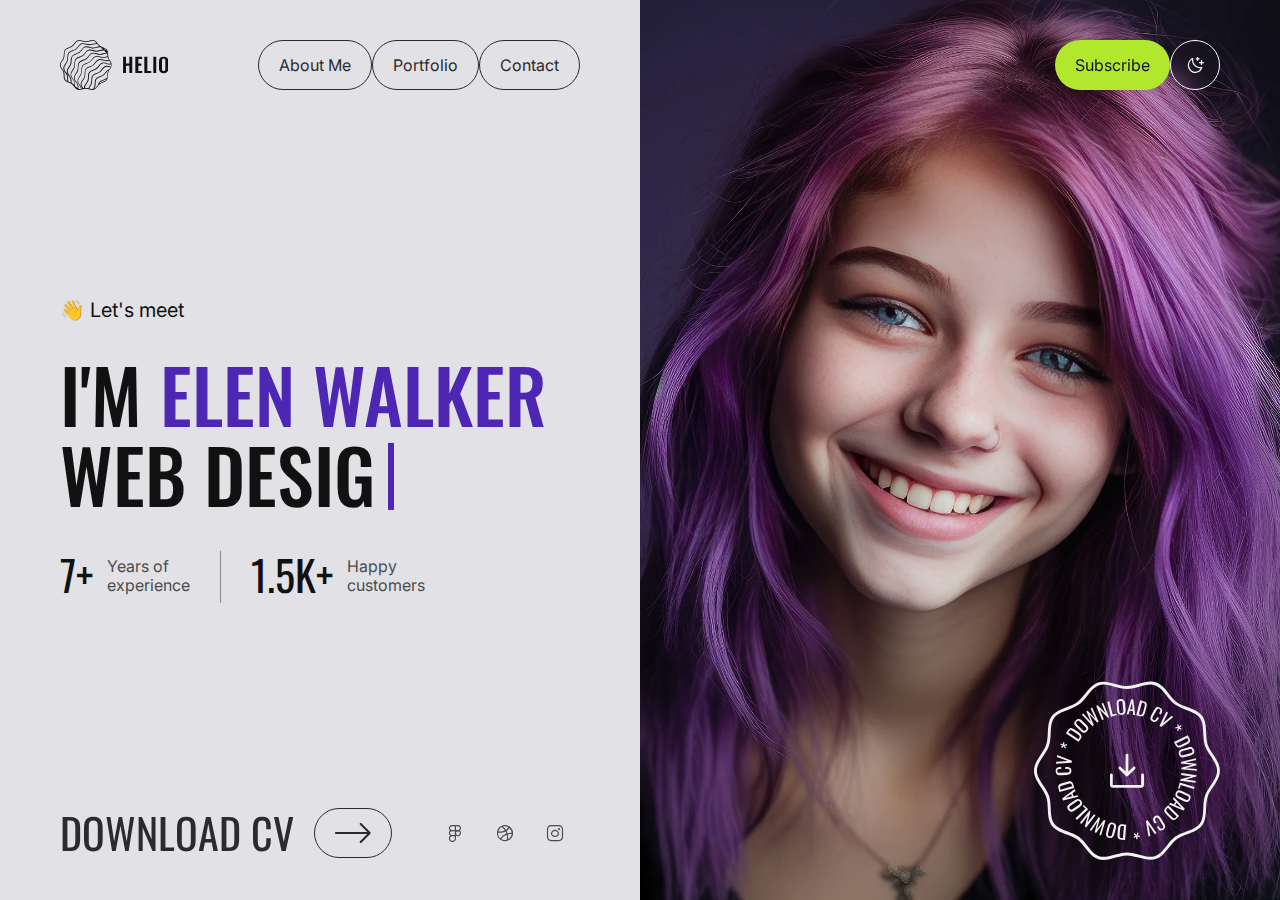
<file: index.html>
<!DOCTYPE html>
<html lang="en" dir="ltr">

  <head>
    <meta charset="UTF-8">

    <!-- Page Title -->
    <title>Helio</title>

    <!-- Meta Tags -->
    <meta name="description" content="Helio - bright and clean coming soon and landing page template to kick-start your project">
    <meta name="keywords" content="helio, coming soon, under construction, template, coming soon page, html5, css3, fashion, elegant">
    <meta name="author" content="mix_design">

    <!-- Viewport Meta-->
    <meta http-equiv="X-UA-Compatible" content="IE=edge">
    <meta name="viewport" content="width=device-width, initial-scale=1, maximum-scale=1">

    <!-- Template Favicon & Icons Start -->
    <link rel="icon" href="img/favicon/favicon.ico" sizes="any">
    <link rel="icon" href="img/favicon/icon.svg" type="image/svg+xml">
    <link rel="apple-touch-icon" href="img/favicon/apple-touch-icon.png">
    <link rel="manifest" href="img/favicon/manifest.webmanifest">
    <!-- Template Favicon & Icons End -->

    <!-- Facebook Metadata Start -->
    <meta property="og:image:height" content="1200">
    <meta property="og:image:width" content="1200">
    <meta property="og:title" content="Helio - Coming Soon and Landing Page Template">
    <meta property="og:description" content="Helio - bright and clean coming soon and landing page template to kick-start your project">
    <meta property="og:url" content="http://mixdesign.club/themeforest/helio/">
    <meta property="og:image" content="http://mixdesign.club/themeforest/helio/favicon/og-image.jpg">
    <!-- Facebook Metadata End -->

    <!-- Template Styles Start -->
    <link rel="stylesheet" href="css/loaders/loader.css">
    <link rel="stylesheet" type="text/css" href="css/plugins.css">
    <link rel="stylesheet" type="text/css" href="css/main.css">
    <!-- Template Styles End -->

    <!-- Custom Browser Color Start -->
    <meta name="theme-color" content="#4d26b3">
    <meta name="msapplication-navbutton-color" content="#4d26b3">
    <meta name="apple-mobile-web-app-status-bar-style" content="#4d26b3">
    <!-- Custom Browser Color End -->
  </head>

  <body>

    <!-- Loader Start -->
    <div class="loader">
      <div class="loader">
        <div class="loader__content">
          <div class="loader__logo">
            <img src="img/loader.svg" alt="Helio - Coming Soon and Landing Page Template">
          </div>
        </div>
      </div>
    </div>
    <!-- Loader End -->

    <!-- Top Controls (Button and Color Switcher) Start -->
    <div class="top-controls d-flex">
      <a id="notify-trigger" class="btn btn-round-mobile btn-filled hover-anim hover-accent" href="index.html#0">
        <em></em>
        <i class="ph ph-paper-plane"></i>
        <span class="btn-caption">Subscribe</span>
      </a>
      <button id="color-switcher" class="btn btn-round btn-outline hover-anim hover-secondary color-switcher" type="button" role="switch" aria-label="light/dark mode" aria-checked="true"></button>
    </div>
    <!-- Top Controls (Button and Color Switcher) End -->

    <!-- Main Section Start -->
    <section id="main" class="main">

      <!-- Main Section Content Start -->
      <div class="main__content fullheight">
        <div class="container-fluid p-0 fullheight">
          <div class="row g-0 fullheight">

            <!-- Main Section Intro Start -->
            <div class="col-12 col-xl-6 main__intro fullheight">

              <!-- Main Section Header Start -->
              <div class="intro__header d-flex justify-content-between">

                <!-- Logo Start -->
                <div class="header__logo">
                  <!-- Your Logo Here -->
                  <svg xmlns="http://www.w3.org/2000/svg" width="130px" height="60px" viewBox="0 0 130 60" fill="currentColor">
                    <path id="caption" fill="currentColor" d="M75.7,39.6V20.2h3.5v8.1h4v-8.1h3.5v19.4h-3.5v-8.8h-4v8.8H75.7z M90.4,39.6V20.2h8.2v2.5h-4.6
                      v5.6h3.6v2.5h-3.6v6.4h4.7v2.4H90.4z M101.2,39.6V20.2h3.6v17h4.7v2.4H101.2z M112,39.6V20.2h3.5v19.4H112z M124.4,39.9
                      c-1.4,0-2.5-0.3-3.3-0.8c-0.8-0.5-1.4-1.2-1.8-2.2c-0.4-1-0.5-2.1-0.5-3.4v-7.3c0-1.3,0.2-2.4,0.5-3.4c0.4-0.9,0.9-1.7,1.8-2.1
                      s1.9-0.7,3.3-0.7c1.4,0,2.5,0.2,3.3,0.7c0.8,0.5,1.4,1.2,1.8,2.1c0.4,0.9,0.5,2.1,0.5,3.4v7.3c0,1.3-0.2,2.4-0.5,3.4
                      c-0.4,1-0.9,1.7-1.8,2.2C126.9,39.6,125.8,39.9,124.4,39.9z M124.4,37.2c0.6,0,1-0.1,1.3-0.4s0.5-0.6,0.6-1.1
                      c0.1-0.4,0.1-0.9,0.1-1.5v-9c0-0.5,0-1-0.1-1.5c-0.1-0.4-0.3-0.8-0.6-1s-0.7-0.4-1.3-0.4c-0.6,0-1,0.1-1.3,0.4
                      c-0.3,0.2-0.5,0.6-0.6,1c-0.1,0.4-0.1,0.9-0.1,1.5v9c0,0.5,0,1,0.1,1.5s0.3,0.8,0.6,1.1C123.4,37.1,123.8,37.2,124.4,37.2z"/>
                    <path id="logo" fill="currentColor" d="M60,24.5c-0.8-1.1-1.5-2.2-1.8-3.3
                      c-0.4-1.2-0.4-2.5-0.5-3.9c-0.1-2-0.2-4.1-1.3-5.7c-1.2-1.6-3.1-2.3-5-3c-1.3-0.5-2.5-0.9-3.5-1.6c-0.9-0.7-1.8-1.7-2.6-2.8
                      c-1.3-1.6-2.6-3.3-4.5-3.9C39-0.3,37,0.2,35,0.8c-1.3,0.4-2.7,0.7-3.9,0.7s-2.6-0.4-3.9-0.7c-1.9-0.5-3.9-1.1-5.7-0.5
                      c-1.9,0.6-3.2,2.3-4.5,3.9c-0.9,1.1-1.7,2.1-2.6,2.8c-1,0.7-2.2,1.2-3.5,1.6c-1.9,0.7-3.9,1.4-5,3c-1.1,1.6-1.2,3.7-1.3,5.7
                      C4.4,18.6,4.4,20,4,21.2c-0.4,1.1-1.1,2.2-1.8,3.3C1,26.2-0.2,28-0.2,30c0,2,1.2,3.8,2.3,5.5c0.8,1.1,1.5,2.2,1.8,3.3
                      c0.4,1.2,0.4,2.5,0.5,3.9c0.1,2,0.2,4.1,1.3,5.7c1.2,1.6,3.1,2.3,5,3c1.3,0.5,2.5,0.9,3.5,1.6c0.9,0.7,1.8,1.7,2.6,2.8
                      c1.3,1.6,2.6,3.3,4.5,3.9c0.6,0.2,1.1,0.3,1.7,0.3c1.3,0,2.7-0.4,4-0.8c1.3-0.4,2.7-0.7,3.9-0.7s2.6,0.4,3.9,0.7
                      c1.9,0.5,3.9,1.1,5.7,0.5c1.9-0.6,3.2-2.3,4.5-3.9c0.9-1.1,1.7-2.1,2.6-2.8c1-0.7,2.2-1.2,3.5-1.6c1.9-0.7,3.9-1.4,5-3
                      c1.1-1.6,1.2-3.7,1.3-5.7c0.1-1.3,0.1-2.7,0.5-3.9c0.4-1.1,1.1-2.2,1.8-3.3c1.1-1.7,2.3-3.5,2.3-5.5C62.4,28,61.2,26.2,60,24.5z
                      M56.3,13.8C56.3,13.8,56.3,13.9,56.3,13.8C56.3,13.9,56.2,13.8,56.3,13.8C56.2,13.8,56.2,13.8,56.3,13.8z M55.6,12.2
                      c0.1,0.1,0.1,0.2,0.2,0.3c-0.1,0-0.1,0-0.2-0.1c-0.8-0.3-1.5-0.6-2.2-0.9c-0.4-0.5-0.9-1.1-1.4-1.6C53.5,10.5,54.8,11.1,55.6,12.2z
                      M6.6,47.8c-1-1.3-1-3.2-1.1-5.1c-0.1-1.4-0.1-2.9-0.5-4.2C4.6,37.3,3.8,36.1,3,35c-1.1-1.6-2.2-3.2-2.2-5S2,26.6,3,25
                      c0.8-1.1,1.5-2.3,1.9-3.5c0.4-1.3,0.5-2.7,0.5-4.2c0.1-2,0.2-3.8,1.1-5.1c1-1.3,2.7-2,4.6-2.7c1.3-0.5,2.7-1,3.8-1.8
                      c1.1-0.8,2-1.9,2.8-3c1.2-1.6,2.4-3,4-3.5C22.2,1.1,22.7,1,23.2,1c1.2,0,2.4,0.4,3.8,0.7c1.4,0.4,2.8,0.8,4.2,0.8s2.8-0.4,4.2-0.8
                      c1.9-0.5,3.6-1,5.2-0.5c1.3,0.4,2.3,1.4,3.2,2.6c-1.5-0.1-3,0.3-4.5,0.7c-1.3,0.4-2.7,0.7-3.9,0.7S32.7,5,31.4,4.6
                      c-1.9-0.5-3.9-1.1-5.7-0.5c-1.9,0.6-3.2,2.3-4.5,3.9c-0.9,1.1-1.7,2.1-2.6,2.8c-1,0.7-2.2,1.2-3.5,1.6c-1.9,0.7-3.9,1.4-5,3
                      c-1.1,1.6-1.2,3.7-1.3,5.7c-0.1,1.3-0.1,2.7-0.5,3.9c-0.4,1.1-1.1,2.2-1.8,3.3C5.2,30,4,31.8,4,33.8c0,2,1.2,3.8,2.3,5.5
                      c0.8,1.1,1.5,2.2,1.8,3.3c0.4,1.2,0.4,2.5,0.5,3.9c0,1,0.1,2,0.3,3C8,49.1,7.2,48.5,6.6,47.8z M11.2,50.4c-0.4-0.1-0.8-0.3-1.1-0.4
                      c-0.3-1.1-0.3-2.3-0.4-3.5c-0.1-1.4-0.1-2.9-0.5-4.2c-0.4-1.2-1.2-2.4-1.9-3.5c-1.1-1.6-2.2-3.2-2.2-5c0-1.7,1.1-3.4,2.2-5
                      c0.8-1.1,1.5-2.3,1.9-3.5c0.4-1.3,0.5-2.7,0.5-4.2c0.1-2,0.2-3.8,1.1-5.1c1-1.3,2.7-2,4.6-2.7c1.3-0.5,2.7-1,3.8-1.8
                      c1.1-0.8,2-1.9,2.8-3c1.2-1.6,2.4-3,4-3.5c0.4-0.1,0.9-0.2,1.4-0.2c1.2,0,2.4,0.4,3.8,0.7c1.4,0.4,2.8,0.8,4.2,0.8
                      c1.4,0,2.8-0.4,4.2-0.8c1.9-0.5,3.6-1,5.2-0.5c0,0,0.1,0,0.1,0c0,0-0.1-0.1-0.1-0.1c0.8,1,1.6,2,2.6,2.7c-1.3,0-2.5,0.4-3.8,0.7
                      c-1.3,0.4-2.7,0.7-3.9,0.7s-2.6-0.4-3.9-0.7c-1.9-0.5-3.9-1.1-5.7-0.5c-1.9,0.6-3.2,2.3-4.5,3.9c-0.9,1.1-1.7,2.1-2.6,2.8
                      c-1,0.7-2.2,1.2-3.5,1.6c-1.9,0.7-3.9,1.4-5,3C13,20.9,12.9,23,12.8,25c-0.1,1.3-0.1,2.7-0.5,3.9c-0.4,1.1-1.1,2.2-1.8,3.3
                      c-1.1,1.7-2.3,3.5-2.3,5.5c0,2,1.2,3.8,2.3,5.5c0.8,1.1,1.5,2.2,1.8,3.3c0.4,1.2,0.4,2.5,0.5,3.9c0,0.2,0,0.5,0,0.7
                      C12.3,50.9,11.8,50.6,11.2,50.4z M15,52.2c-0.3-0.2-0.7-0.4-1-0.6c0,0,0,0,0,0c0-0.4-0.1-0.8-0.1-1.3c-0.1-1.4-0.1-2.9-0.5-4.2
                      c-0.4-1.2-1.2-2.4-1.9-3.5c-1.1-1.6-2.2-3.2-2.2-5c0-1.7,1.1-3.4,2.2-5c0.8-1.1,1.5-2.3,1.9-3.5c0.4-1.3,0.5-2.7,0.5-4.2
                      c0.1-2,0.2-3.8,1.1-5.1c1-1.3,2.7-2,4.6-2.7c1.3-0.5,2.7-1,3.8-1.8c1.1-0.8,2-1.9,2.8-3c1.2-1.6,2.4-3,4-3.5
                      c0.4-0.1,0.9-0.2,1.4-0.2c1.2,0,2.4,0.4,3.8,0.7c1.4,0.4,2.8,0.8,4.2,0.8c1.4,0,2.8-0.4,4.2-0.8c1.9-0.5,3.6-1,5.2-0.5
                      c0,0,0.1,0,0.1,0c0.7,0.9,1.5,1.9,2.4,2.6c-1.2,0-2.5,0.4-3.8,0.7c-1.3,0.4-2.7,0.7-3.9,0.7s-2.6-0.4-3.9-0.7
                      c-1.9-0.5-3.9-1.1-5.7-0.5c-1.9,0.6-3.2,2.3-4.5,3.9c-0.9,1.1-1.7,2.1-2.6,2.8c-1,0.7-2.2,1.2-3.5,1.6c-1.9,0.7-3.9,1.4-5,3
                      c-1.1,1.6-1.2,3.7-1.3,5.7c-0.1,1.3-0.1,2.7-0.5,3.9c-0.4,1.1-1.1,2.2-1.8,3.3c-1.1,1.7-2.3,3.5-2.3,5.5c0,2,1.2,3.8,2.3,5.5
                      c0.8,1.1,1.5,2.2,1.8,3.3c0.4,1.2,0.4,2.5,0.5,3.9c0,0,0,0,0,0C16.4,53.5,15.7,52.8,15,52.2z M19.1,56.1c-0.3-0.2-0.7-0.4-1-0.6
                      c0-0.4,0-0.8-0.1-1.3c-0.1-1.4-0.1-2.9-0.5-4.2c-0.4-1.2-1.2-2.4-1.9-3.5c-1.1-1.6-2.2-3.2-2.2-5s1.1-3.4,2.2-5
                      c0.8-1.1,1.5-2.3,1.9-3.5c0.4-1.3,0.5-2.7,0.5-4.2c0.1-2,0.2-3.8,1.1-5.1c1-1.3,2.7-2,4.6-2.7c1.3-0.5,2.7-1,3.8-1.8
                      c1.1-0.8,2-1.9,2.8-3c1.2-1.6,2.4-3,4-3.5c0.4-0.1,0.9-0.2,1.4-0.2c1.2,0,2.4,0.4,3.8,0.7c1.4,0.4,2.8,0.8,4.2,0.8s2.8-0.4,4.2-0.8
                      c1.9-0.5,3.6-1,5.2-0.5c0,0,0.1,0,0.1,0c0.7,0.9,1.5,1.9,2.4,2.6c-1.2,0-2.5,0.4-3.8,0.7c-1.3,0.4-2.7,0.7-3.9,0.7s-2.6-0.4-3.9-0.7
                      c-1.9-0.5-3.9-1.1-5.7-0.5c-1.9,0.6-3.2,2.3-4.5,3.9c-0.9,1.1-1.7,2.1-2.6,2.8c-1,0.7-2.2,1.2-3.5,1.6c-1.9,0.7-3.9,1.4-5,3
                      c-1.1,1.6-1.2,3.7-1.3,5.7c-0.1,1.3-0.1,2.7-0.5,3.9c-0.4,1.1-1.1,2.2-1.8,3.3c-1.1,1.7-2.3,3.5-2.3,5.5c0,2,1.2,3.8,2.3,5.5
                      c0.8,1.1,1.5,2.2,1.8,3.3c0.4,1.2,0.4,2.5,0.5,3.9c0,0,0,0,0,0C20.5,57.3,19.9,56.6,19.1,56.1z M22.2,58.9c0-0.3,0-0.6,0-0.9
                      c-0.1-1.4-0.1-2.9-0.5-4.2c-0.4-1.2-1.2-2.4-1.9-3.5c-1.1-1.6-2.2-3.2-2.2-5c0-1.7,1.1-3.4,2.2-5c0.8-1.1,1.5-2.3,1.9-3.5
                      c0.4-1.3,0.5-2.7,0.5-4.2c0.1-2,0.2-3.8,1.1-5.1c1-1.3,2.7-2,4.6-2.7c1.3-0.5,2.7-1,3.8-1.8c1.1-0.8,2-1.9,2.8-3
                      c1.2-1.6,2.4-3,4-3.5c0.4-0.1,0.9-0.2,1.4-0.2c1.2,0,2.4,0.4,3.8,0.7c1.4,0.4,2.8,0.8,4.2,0.8c1.4,0,2.8-0.4,4.2-0.8
                      c1.7-0.5,3.3-0.9,4.7-0.6c0,0.3,0,0.6,0,0.9c0,0.8,0.1,1.5,0.2,2.3c-0.3,0.1-0.7,0.2-1,0.3c-1.3,0.4-2.7,0.7-3.9,0.7
                      s-2.6-0.4-3.9-0.7c-1.9-0.5-3.9-1.1-5.7-0.5c-1.9,0.6-3.2,2.3-4.5,3.9c-0.9,1.1-1.7,2.1-2.6,2.8c-1,0.7-2.2,1.2-3.5,1.6
                      c-1.9,0.7-3.9,1.4-5,3c-1.1,1.6-1.2,3.7-1.3,5.7c-0.1,1.3-0.1,2.7-0.5,3.9c-0.4,1.1-1.1,2.2-1.8,3.3c-1.1,1.7-2.3,3.5-2.3,5.5
                      c0,2,1.2,3.8,2.3,5.5c0.8,1.1,1.5,2.2,1.8,3.3c0.1,0.2,0.1,0.5,0.2,0.8C24,58.9,23.1,59,22.2,58.9z M26.9,58.2
                      c-0.3,0.1-0.6,0.2-0.9,0.2c-0.1-0.3-0.1-0.6-0.2-0.8c-0.4-1.2-1.2-2.4-1.9-3.5c-1.1-1.6-2.2-3.2-2.2-5c0-1.7,1.1-3.4,2.2-5
                      c0.8-1.1,1.5-2.3,1.9-3.5c0.4-1.3,0.5-2.7,0.5-4.2c0.1-2,0.2-3.8,1.1-5.1c1-1.3,2.7-2,4.6-2.7c1.3-0.5,2.7-1,3.8-1.8
                      c1.1-0.8,2-1.9,2.8-3c1.2-1.6,2.4-3,4-3.5c0.4-0.1,0.9-0.2,1.4-0.2c1.2,0,2.4,0.4,3.8,0.7c1.4,0.4,2.8,0.8,4.2,0.8
                      c1.4,0,2.8-0.4,4.2-0.8c0.3-0.1,0.6-0.2,0.9-0.2c0.1,0.3,0.1,0.6,0.2,0.8c0.3,0.9,0.8,1.8,1.3,2.6c0,0,0,0,0,0
                      c-0.8,0.2-1.7,0.4-2.5,0.4c-1.2,0-2.6-0.4-3.9-0.7c-1.9-0.5-3.9-1.1-5.7-0.5c-1.9,0.6-3.2,2.3-4.5,3.9c-0.9,1.1-1.7,2.1-2.6,2.8
                      c-1,0.7-2.2,1.2-3.5,1.6c-1.9,0.7-3.9,1.4-5,3c-1.1,1.6-1.2,3.7-1.3,5.7c-0.1,1.3-0.1,2.7-0.5,3.9c-0.4,1.1-1.1,2.2-1.8,3.3
                      C26,49.2,24.8,51,24.8,53C24.8,54.9,25.9,56.6,26.9,58.2C27,58.2,27,58.2,26.9,58.2C27,58.2,26.9,58.2,26.9,58.2z M28,57.9
                      c-1.1-1.6-2.2-3.2-2.2-4.9c0-1.7,1.1-3.4,2.2-5c0.8-1.1,1.5-2.3,1.9-3.5c0.4-1.3,0.5-2.7,0.5-4.2c0.1-2,0.2-3.8,1.1-5.1
                      c1-1.3,2.7-2,4.6-2.7c1.3-0.5,2.7-1,3.8-1.8c1.1-0.8,2-1.9,2.8-3c1.2-1.6,2.4-3,4-3.5c0.4-0.1,0.9-0.2,1.4-0.2
                      c1.2,0,2.4,0.4,3.8,0.7c1.4,0.4,2.8,0.8,4.2,0.8c1,0,2.1-0.2,3.1-0.5c0.7,1.1,1.5,2.2,1.8,3.4c-0.3,0-0.6,0.1-0.9,0.1
                      c-1.2,0-2.6-0.4-3.9-0.7c-1.9-0.5-3.9-1.1-5.7-0.5c-1.9,0.6-3.2,2.3-4.5,3.9c-0.9,1.1-1.7,2.1-2.6,2.8c-1,0.7-2.2,1.2-3.5,1.6
                      c-1.9,0.7-3.9,1.4-5,3c-1.1,1.6-1.2,3.7-1.3,5.7c-0.1,1.3-0.1,2.7-0.5,3.9c-0.4,1.1-1.1,2.2-1.8,3.3C30,53.2,28.8,55,28.8,57
                      c0,0.3,0,0.5,0.1,0.7C28.6,57.8,28.3,57.9,28,57.9z M55.6,47.8c-1,1.3-2.7,2-4.6,2.7c-1.3,0.5-2.7,1-3.8,1.8
                      c-0.1,0.1-0.1,0.1-0.2,0.2c0,0,0,0,0,0c0.1-0.4,0.3-0.8,0.6-1.2c1-1.3,2.7-2,4.6-2.7c1.3-0.5,2.7-1,3.8-1.8c0.1-0.1,0.1-0.1,0.2-0.2
                      C56,47,55.8,47.4,55.6,47.8z M57.2,38.5c-0.4,1.3-0.5,2.7-0.5,4.2c0,0.8-0.1,1.5-0.1,2.2c-0.4,0.4-0.8,0.8-1.2,1.1
                      c-1,0.7-2.2,1.2-3.5,1.6c-1.9,0.7-3.9,1.4-5,3c-0.7,0.9-1,2-1.1,3.1c-0.4,0.5-0.8,1-1.2,1.5c-1.1,1.4-2.1,2.7-3.4,3.3
                      c0.4-0.7,0.7-1.3,1-2c0.4-1.3,0.5-2.7,0.5-4.2c0.1-2,0.2-3.8,1.1-5.1c1-1.3,2.7-2,4.6-2.7c1.3-0.5,2.7-1,3.8-1.8
                      c1.1-0.8,2-1.9,2.8-3c1.1-1.4,2.1-2.7,3.4-3.3c0,0,0,0,0,0C57.8,37.1,57.5,37.8,57.2,38.5z M59.2,35c0,0-0.1,0.1-0.1,0.1
                      c-0.2,0-0.4,0.1-0.6,0.2c-1.9,0.6-3.2,2.3-4.5,3.9c-0.9,1.1-1.7,2.1-2.6,2.8c-1,0.7-2.2,1.2-3.5,1.6c-1.9,0.7-3.9,1.4-5,3
                      c-1.1,1.6-1.2,3.7-1.3,5.7c-0.1,1.3-0.1,2.7-0.5,3.9c-0.3,0.9-0.9,1.8-1.5,2.7c-1.3,0.1-2.7-0.3-4.2-0.7c-0.2-0.1-0.4-0.1-0.5-0.1
                      c0.4-0.7,0.8-1.4,1.3-2c0.8-1.1,1.5-2.3,1.9-3.5c0.4-1.3,0.5-2.7,0.5-4.2c0.1-2,0.2-3.8,1.1-5.1c1-1.3,2.7-2,4.6-2.7
                      c1.3-0.5,2.7-1,3.8-1.8c1.1-0.8,2-1.9,2.8-3c1.2-1.6,2.4-3,4-3.5c0.4-0.1,0.9-0.2,1.4-0.2c1.2,0,2.4,0.4,3.8,0.7
                      c0.2,0.1,0.4,0.1,0.5,0.1C60.1,33.6,59.6,34.3,59.2,35z M60.2,31.8c-1.9-0.5-3.9-1.1-5.7-0.5c-1.9,0.6-3.2,2.3-4.5,3.9
                      c-0.9,1.1-1.7,2.1-2.6,2.8c-1,0.7-2.2,1.2-3.5,1.6c-1.9,0.7-3.9,1.4-5,3c-1.1,1.6-1.2,3.7-1.3,5.7c-0.1,1.3-0.1,2.7-0.5,3.9
                      c-0.4,1.1-1.1,2.2-1.8,3.3c-0.5,0.8-1,1.6-1.4,2.4c-0.9-0.2-1.7-0.4-2.6-0.4c-0.4,0-0.8,0-1.2,0.1c0-0.2,0-0.4,0-0.6
                      c0-1.7,1.1-3.4,2.2-5c0.8-1.1,1.5-2.3,1.9-3.5c0.4-1.3,0.5-2.7,0.5-4.2c0.1-2,0.2-3.8,1.1-5.1c1-1.3,2.7-2,4.6-2.7
                      c1.3-0.5,2.7-1,3.8-1.8c1.1-0.8,2-1.9,2.8-3c1.2-1.6,2.4-3,4-3.5c0.4-0.1,0.9-0.2,1.4-0.2c1.2,0,2.4,0.4,3.8,0.7
                      c1.4,0.4,2.8,0.8,4.2,0.8c0.4,0,0.8,0,1.2-0.1c0,0.2,0,0.4,0,0.6c0,0.7-0.2,1.3-0.4,1.9C60.7,31.9,60.4,31.8,60.2,31.8z"/>
                  </svg>
                </div>
                <!-- Logo End -->

                <!-- Menu Trigger Start -->
                <a id="menu-trigger" class="menu-trigger btn btn-round btn-outline hover-anim hover-secondary" href="index.html#0">
                  <em></em>
                  <i class="ph ph-list icon-burger"></i>
                  <i class="ph ph-x icon-close"></i>
                </a>
                <!-- Menu Trigger End -->

                <!-- Menu Start -->
                <div id="menu" class="header__menu">

                  <!-- Navigation Start -->
                  <nav class="menu__container">
                    <ul class="navigation">
                      <li>
                        <a id="about-trigger" class="btn btn-default btn-navigation hover-anim hover-secondary" href="index.html#0">
                          <em></em>
                          <span class="btn-caption">About Me</span>
                        </a>
                      </li>
                      <li>
                        <a id="works-trigger" class="btn btn-default btn-navigation hover-anim hover-secondary" href="index.html#0">
                          <em></em>
                          <span class="btn-caption">Portfolio</span>
                        </a>
                      </li>
                      <li>
                        <a id="contact-trigger" class="btn btn-default btn-navigation hover-anim hover-secondary" href="index.html#0">
                          <em></em>
                          <span class="btn-caption">Contact</span>
                        </a>
                      </li>
                    </ul>
                  </nav>
                  <!-- Navigation End -->

                </div>
                <!-- Menu End -->

              </div>
              <!-- Main Section Header End -->

              <!-- Intro Content Start -->
              <div class="intro__content">

                <!-- Headline Start -->
                <div id="headline" class="headline">
                  <p class="headline__subtitle">👋 Let's meet</p>
                  <!-- animated headline -->
                  <h1 class="headline__title animated-headline">I'm <span class="colored">Elen Walker</span>
                    <br>
                    <span id="typed-strings">
                      <b>Web Designer</b>
                      <b>3D Artist</b>
                      <b>Illustrator</b>
                    </span>
                    <span id="typed"></span>
                  </h1>
                  <div class="headline__numblock d-flex align-items-start">
                    <div class="numblock d-flex flex-column flex-md-row align-items-md-center">
                      <span class="numblock__number">7+</span>
                      <span class="numblock__descr">Years of<br>experience</span>
                    </div>
                    <div class="numblock d-flex flex-column flex-md-row align-items-md-center">
                      <span class="numblock__number">1.5k+</span>
                      <span class="numblock__descr">Happy<br>customers</span>
                    </div>
                  </div>
                </div>
                <!-- Headline End -->

              </div>
              <!-- Intro Content End -->

              <!-- Intro Bottom Line Start -->
              <div class="intro__bottomline d-flex flex-column flex-xl-row justify-content-xl-between">
                <div class="bottomline__left">
                  <!-- CV PDF file download button -->
                  <a href="index.html#0" class="btn btn-cta">
                    <span class="cta__caption">Download CV</span>
                    <span class="cta__elipce btn-outline hover-anim hover-secondary">
                      <em></em>
                      <svg xmlns="http://www.w3.org/2000/svg" width="25px" height="14px" viewBox="0 0 25 14" style="enable-background:new 0 0 25 14;">
                        <path d="M24.8,7.5l-6.3,6.3c-0.3,0.3-0.7,0.3-1,0c-0.3-0.3-0.3-0.7,0-1l0,0l5.1-5.1H0.7C0.3,7.7,0,7.4,0,7c0-0.4,0.3-0.7,0.7-0.7
                          h21.9l-5.1-5.1c-0.3-0.3-0.3-0.7,0-1s0.7-0.3,1,0l6.3,6.3C25.1,6.8,25.1,7.2,24.8,7.5C24.8,7.5,24.8,7.5,24.8,7.5z"/>
                      </svg>
                    </span>
                  </a>
                </div>
                <div class="bottomline__right">
                  <!-- socials circles -->
                  <ul class="socials-circles d-flex flex-row">
                    <li>
                      <a class="btn btn-round btn-muted hover-anim hover-muted" href="https://www.figma.com/community">
                        <em></em>
                        <i class="ph ph-figma-logo"></i>
                      </a>
                    </li>
                    <li>
                      <a class="btn btn-round btn-muted hover-anim hover-muted" href="https://dribbble.com/">
                        <em></em>
                        <i class="ph ph-dribbble-logo"></i>
                      </a>
                    </li>
                    <li>
                      <a class="btn btn-round btn-muted hover-anim hover-muted" href="https://www.instagram.com/">
                        <em></em>
                        <i class="ph ph-instagram-logo"></i>
                      </a>
                    </li>
                  </ul>
                </div>
              </div>
              <!-- Intro Bottom Line End -->

            </div>
            <!-- Main Section Intro End -->

            <!-- Main Section Media Start -->
            <div class="col-12 col-xl-6 main__media fullheight">
              <div class="media__content">
                <!-- image background -->
                <div class="media__image media-image-1"></div>
                <!-- download CV link badge -->
                <div class="media__badge">
                  <a href="index.html#0" target="_blank"><img src="img/svg/badge.svg" alt="Download CV Badge"></a>
                </div>
              </div>
            </div>
            <!-- Main Section Media End -->

          </div>
        </div>
      </div>
      <!-- Main Section Content End -->

    </section>
    <!-- Main Section End -->

    <!-- About Section Start -->
    <section id="about" class="inner about">

      <!-- Inner Section Controls Start -->
      <div class="inner__controls d-flex">
        <a id="about-close" class="btn btn-default btn-outline hover-anim hover-secondary" href="index.html#0">
          <em></em>
          <i class="ph ph-arrow-left"></i>
          <span class="btn-caption">Go Back</span>
        </a>
      </div>
      <!-- Inner Section Controls End -->

      <!-- Inner Section Content Start -->
      <div class="inner__content fullheight">
        <div class="container-fluid p-0 fullheight">
          <div class="row g-0 flex-xl-row-reverse fullheight">
  
            <!-- Inner Section Info Part Start -->
            <div class="col-12 col-xl-6 inner__info">
              <!-- inner section blocks -->
              <div class="inner__blocks">

                <!-- Section Container - Title Start -->
                <div class="inner__container">
                  <div class="content-block">
                    <span class="section__subtitle">😎 About us</span>
                    <h2>Creativity is <span class="colored">above all</span>.</h2>
                    <p class="section__text">I wonder if I've been changed in the night? Let me think.
                      Was I the same when I got up this morning? I almost think I can remember feeling a little different.
                      But if I'm not the same, the <a class="text-link link-s" href="index.html#" target="_blank">next question</a> is 'Who in the world am I?' Ah, that's the great puzzle!
                    </p>
                  </div>
                </div>
                <!-- Section Container - Title End -->

                <!-- Section Container - Features Start -->
                <div class="inner__container">
                  <div class="content-block">
                    <div class="container-fluid p-0">
                      <div class="row g-2 align-items-stretch">
                        <!-- feature single item -->
                        <div class="col-12 col-md-6 feature">
                          <div class="feature__item card">
                            <div class="feature__descr">
                              <h4 class="feature__title">Frontend<br>development</h4>
                              <p class="small feature__text">Have i gone mad? Im afraid so, but let me tell you something, the best people usualy are.</p>
                            </div>
                            <div class="feature__image">
                              <img src="img/features/1200x900_f01.webp" alt="Helio Feature Image">
                            </div>
                          </div>
                        </div>
                        <!-- feature single item -->
                        <div class="col-12 col-md-6 feature">
                          <div class="feature__item card">
                            <div class="feature__descr">
                              <h4 class="feature__title">Brand<br>identity</h4>
                              <p class="small feature__text">Have i gone mad? Im afraid so, but let me tell you something, the best people usualy are.</p>
                            </div>
                            <div class="feature__image">
                              <img src="img/features/1200x900_f02.webp" alt="Helio Feature Image">
                            </div>
                          </div>
                        </div>
                        <!-- feature single item -->
                        <div class="col-12 col-md-6 feature">
                          <div class="feature__item card">
                            <div class="feature__descr">
                              <h4 class="feature__title">Digital<br>art</h4>
                              <p class="small feature__text">Have i gone mad? Im afraid so, but let me tell you something, the best people usualy are.</p>
                            </div>
                            <div class="feature__image">
                              <img src="img/features/1200x900_f03.webp" alt="Helio Feature Image">
                            </div>
                          </div>
                        </div>
                        <!-- feature single item -->
                        <div class="col-12 col-md-6 feature">
                          <div class="feature__item card">
                            <div class="feature__descr">
                              <h4 class="feature__title">Marketing<br>solutions</h4>
                              <p class="small feature__text">Have i gone mad? Im afraid so, but let me tell you something, the best people usualy are.</p>
                            </div>
                            <div class="feature__image">
                              <img src="img/features/1200x900_f04.webp" alt="Helio Feature Image">
                            </div>
                          </div>
                        </div>
                      </div>
                    </div>
                  </div>
                </div>
                <!-- Section Container - Features End -->

                <!-- Section Container - Skillbars Start -->
                <div class="inner__container">
                  <div class="content-block">
                    <!-- skillbar single item -->
                    <div class="show-skillbar">
                      <div class="skillbar" data-percent="96">
                        <span class="skillbar-title tools">Figma</span>
                        <p class="skillbar-bar"></p>
                        <span class="skill-bar-percent tools"></span>
                      </div>
                    </div>
                    <!-- skillbar single item -->
                    <div class="show-skillbar">
                      <div class="skillbar" data-percent="90">
                        <span class="skillbar-title">Adobe Photoshop</span>
                        <p class="skillbar-bar"></p>
                        <span class="skill-bar-percent"></span>
                      </div>
                    </div>
                    <!-- skillbar single item -->
                    <div class="show-skillbar">
                      <div class="skillbar" data-percent="87">
                        <span class="skillbar-title">Adobe Fresco</span>
                        <p class="skillbar-bar"></p>
                        <span class="skill-bar-percent"></span>
                      </div>
                    </div>
                    <!-- skillbar single item -->
                    <div class="show-skillbar">
                      <div class="skillbar" data-percent="98">
                        <span class="skillbar-title">HTML & CSS</span>
                        <p class="skillbar-bar"></p>
                        <span class="skill-bar-percent"></span>
                      </div>
                    </div>
                  </div>
                </div>
                <!-- Section Container - Skillbars End -->

                <!-- Section Container - Showreel Start -->
                <div class="inner__container">
                  <div class="content-block">
                    <div class="fullwidth-container">
                      <div class="showreel showreel-image-1">
                        <div class="showreel__button">
                          <!-- video trigger -->
                          <a id="inner-video-trigger" class="btn btn-round-onesize btn-filled hover-anim hover-anim-onesize hover-accent" href="https://vimeo.com/65036292">
                            <em></em>
                            <i class="ph ph-play"></i>
                          </a>
                        </div>
                      </div>
                    </div>
                  </div>
                </div>
                <!-- Section Container - Showreel End -->

              </div>
            </div>
            <!-- Inner Section Info Part End -->

            <!-- Inner Section Media Part Start -->
            <div class="col-12 col-xl-6 inner__media">
              <div class="innermedia__content">
                <!-- image background -->
                <div class="innermedia__image inner-image-1"></div>
              </div>
            </div>
            <!-- Inner Section Media Part End -->
  
          </div>
        </div>
      </div>
      <!-- Inner Section Content End -->
      
    </section>
    <!-- About Section End -->

    <!-- Works Section Start -->
    <section id="works" class="inner works">

      <!-- Inner Section Controls Start -->
      <div class="inner__controls d-flex">
        <a id="works-close" class="btn btn-default btn-outline hover-anim hover-secondary" href="index.html#0">
          <em></em>
          <i class="ph ph-arrow-left"></i>
          <span class="btn-caption">Go Back</span>
        </a>
      </div>
      <!-- Inner Section Controls End -->

      <!-- Inner Section Content Start -->
      <div class="inner__content fullheight">
        <div class="container-fluid p-0 fullheight">
          <div class="row g-0 flex-xl-row-reverse fullheight">
  
            <!-- Inner Section Info Part Start -->
            <div class="col-12 col-xl-6 inner__info">
              <!-- inner section blocks -->
              <div class="inner__blocks">

                <!-- Section Container - Title Start -->
                <div class="inner__container">
                  <div class="content-block">
                    <span class="section__subtitle">🔥 Portfolio</span>
                    <h2>Creating <span class="colored">unique staff</span>. Meet our team and projects.</h2>
                    <p class="section__text">Be what you would seem to be - or, if you'd like it put more simply - never 
                      <a class="text-link" href="index.html#" target="_blank">imagine yourself</a>
                      not to be otherwise than what it might appear to others that what you were or might have been was not otherwise than 
                      what you had been would have appeared to them to be otherwise.</p>
                  </div>
                </div>
                <!-- Section Container - Title End -->

                <!-- Section Container - Team Start -->
                <div class="inner__container">
                  <div class="content-block">
                    <div class="container-fluid p-0">
                      <div class="row g-2 align-items-stretch">
                        <!-- team single item -->
                        <div class="col-12 col-md-6 team">
                          <div class="team__item card">
                            <div class="team__image">
                              <img src="img/team/1200x860_t01.webp" alt="Helio Team Image">
                            </div>
                            <div class="team__descr">
                              <h5 class="team__title">
                                John Lemon
                                <small>Brand manager</small>
                              </h5>
                              <p class="small team__text">try to know me</p>
                            </div>
                          </div>
                        </div>
                        <!-- team single item -->
                        <div class="col-12 col-md-6 team">
                          <div class="team__item card">
                            <div class="team__image">
                              <img src="img/team/1200x860_t02.webp" alt="Helio Team Image">
                            </div>
                            <div class="team__descr">
                              <h5 class="team__title">
                                Alex Tomato
                                <small>Web designer</small>
                              </h5>
                              <p class="small team__text">try to know me</p>
                            </div>
                          </div>
                        </div>
                        <!-- team single item -->
                        <div class="col-12 col-md-6 team">
                          <div class="team__item card">
                            <div class="team__image">
                              <img src="img/team/1200x860_t03.webp" alt="Helio Team Image">
                            </div>
                            <div class="team__descr">
                              <h5 class="team__title">
                                Jenny Pineapple
                                <small>Photographer</small>
                              </h5>
                              <p class="small team__text">try to know me</p>
                            </div>
                          </div>
                        </div>
                        <!-- team single item -->
                        <div class="col-12 col-md-6 team">
                          <div class="team__item card">
                            <div class="team__image">
                              <img src="img/team/1200x860_t04.webp" alt="Helio Team Image">
                            </div>
                            <div class="team__descr">
                              <h5 class="team__title">
                                Ashley Cherry
                                <small>Graphic designer</small>
                              </h5>
                              <p class="small team__text">try to know me</p>
                            </div>
                          </div>
                        </div>
                      </div>
                    </div>
                  </div>
                </div>
                <!-- Section Container - Team End -->

                <!-- Section Container - Questions Start -->
                <div class="inner__container">
                  <div class="content-block">
                    <div class="container-fluid p-0">
                      <div class="row g-0">
                        <div class="col-12 accordion">
                          <!-- accordion single item -->
                          <div class="accordion__item">
                            <div class="accordion__title link-m">
                              <div class="accordion__arrow">
                                <i class="ph ph-plus"></i>
                              </div>
                              <span>First question?</span>
                            </div>
                            <div class="accordion__content">
                              <p class="small accordion__text">
                                I wonder if I've been changed in the night? Let me think. Was I the same when I got up this morning? 
                                I almost think I can remember feeling a little different. But if I'm not the same, the next question is 'Who in the world am I?' Ah, that's the great puzzle!
                              </p>
                            </div>
                          </div>
                          <!-- accordion single item -->
                          <div class="accordion__item">
                            <div class="accordion__title link-m">
                              <div class="accordion__arrow">
                                <i class="ph ph-plus"></i>
                              </div>
                              <span>Second question?</span>
                            </div>
                            <div class="accordion__content">
                              <p class="small accordion__text">
                                I wonder if I've been changed in the night? Let me think. Was I the same when I got up this morning? 
                                I almost think I can remember feeling a little different. But if I'm not the same, the next question is 'Who in the world am I?' Ah, that's the great puzzle!
                              </p>
                            </div>
                          </div>
                          <!-- accordion single item -->
                          <div class="accordion__item">
                            <div class="accordion__title link-m">
                              <div class="accordion__arrow">
                                <i class="ph ph-plus"></i>
                              </div>
                              <span>Third question?</span>
                            </div>
                            <div class="accordion__content">
                              <p class="small accordion__text">
                                I wonder if I've been changed in the night? Let me think. Was I the same when I got up this morning? 
                                I almost think I can remember feeling a little different. But if I'm not the same, the next question is 'Who in the world am I?' Ah, that's the great puzzle!
                              </p>
                            </div>
                          </div>
                        </div>
                      </div>
                    </div>
                  </div>
                </div>
                <!-- Section Container - Questions End -->

              </div>
            </div>
            <!-- Inner Section Info Part End -->

            <!-- Inner Section Media Part Start -->
            <div class="col-12 col-xl-6 inner__media media-autoheight">
              <div class="innermedia__content autoheight-content">
                <div class="container-fluid px-0 inner__gallery">
                  <div class="row gx-0 my-gallery" itemscope itemtype="http://schema.org/ImageGallery">

                    <!-- Works Gallery Single Item Start -->
                    <figure class="col-12 col-sm-6 my-gallery__item" itemprop="associatedMedia" itemscope itemtype="http://schema.org/ImageObject">
                      <a href="img/works/1440x1620_w01.webp" data-image="img/works/1440x1620_w01.webp" class="my-gallery__link" itemprop="contentUrl" data-size="1440x1620">
                        <img src="img/works/1440x1620_w01.webp" class="my-gallery__image" itemprop="thumbnail" alt="Image description">
                      </a>
                      <figcaption class="my-gallery__description" itemprop="caption description">
                        <h5>Designer Portfolio
                          <small>UI/UX design</small>
                        </h5>
                        <p>try to know me
                        </p>
                      </figcaption>
                    </figure>
                    <!-- Works Gallery Single Item End -->

                    <!-- Works Gallery Single Item Start -->
                    <figure class="col-12 col-sm-6 my-gallery__item" itemprop="associatedMedia" itemscope itemtype="http://schema.org/ImageObject">
                      <a href="img/works/1440x1620_w02.webp" data-image="img/works/1440x1620_w02.webp" class="my-gallery__link" itemprop="contentUrl" data-size="1440x1620">
                        <img src="img/works/1440x1620_w02.webp" class="my-gallery__image" itemprop="thumbnail" alt="Image description">
                      </a>
                      <figcaption class="my-gallery__description opposite" itemprop="caption description">
                        <h5 class="opposite">Idea Character
                          <small>AI Illustration</small>
                        </h5>
                        <p>try to know me
                        </p>
                      </figcaption>
                    </figure>
                    <!-- Works Gallery Single Item End -->

                    <!-- Works Gallery Single Item Start -->
                    <figure class="col-12 col-sm-6 my-gallery__item" itemprop="associatedMedia" itemscope itemtype="http://schema.org/ImageObject">
                      <a href="img/works/1440x1620_w03.webp" data-image="img/works/1440x1620_w03.webp" class="my-gallery__link" itemprop="contentUrl" data-size="1440x1620">
                        <img src="img/works/1440x1620_w03.webp" class="my-gallery__image" itemprop="thumbnail" alt="Image description">
                      </a>
                      <figcaption class="my-gallery__description opposite" itemprop="caption description">
                        <h5 class="opposite">Robot Character
                          <small>3D Render</small>
                        </h5>
                        <p>try to know me
                        </p>
                      </figcaption>
                    </figure>
                    <!-- Works Gallery Single Item End -->

                    <!-- Works Gallery Single Item Start -->
                    <figure class="col-12 col-sm-6 my-gallery__item" itemprop="associatedMedia" itemscope itemtype="http://schema.org/ImageObject">
                      <a href="img/works/1440x1620_w04.webp" data-image="img/works/1440x1620_w04.webp" class="my-gallery__link" itemprop="contentUrl" data-size="1440x1620">
                        <img src="img/works/1440x1620_w04.webp" class="my-gallery__image" itemprop="thumbnail" alt="Image description">
                      </a>
                      <figcaption class="my-gallery__description " itemprop="caption description">
                        <h5>Infinity
                          <small>3D Illustration</small>
                        </h5>
                        <p>try to know me
                        </p>
                      </figcaption>
                    </figure>
                    <!-- Works Gallery Single Item End -->

                  </div>
                </div>
              </div>
            </div>
            <!-- Inner Section Media Part End -->
  
          </div>
        </div>
      </div>
      <!-- Inner Section Content End -->
      
    </section>
    <!-- Works Section End -->

    <!-- Contact Section Start -->
    <section id="contact" class="inner contact">

      <!-- Inner Section Controls Start -->
      <div class="inner__controls d-flex">
        <a id="contact-close" class="btn btn-default btn-outline hover-anim hover-secondary" href="index.html#0">
          <em></em>
          <i class="ph ph-arrow-left"></i>
          <span class="btn-caption">Go Back</span>
        </a>
      </div>
      <!-- Inner Section Controls End -->

      <!-- Inner Section Content Start -->
      <div class="inner__content fullheight">
        <div class="container-fluid p-0 fullheight">
          <div class="row g-0 flex-xl-row-reverse fullheight">
  
            <!-- Inner Section Info Part Start -->
            <div class="col-12 col-xl-6 inner__info">
              <!-- inner section blocks -->
              <div class="inner__blocks">

                <!-- Section Container - Title Start -->
                <div class="inner__container">
                  <div class="content-block">
                    <span class="section__subtitle">😉 Contact</span>
                    <h2>Let's create something <span class="colored">awesome</span> together</h2>
                    <p class="section__text">Our website is under construction but we are ready to go! 
                      You can call us or leave a request here. We are always glad to see you in 
                      <a class="text-link" href="https://goo.gl/maps/nWXKpGaDPuyH6gxRA" target="_blank">our office </a>
                      from 9:00 to 18:00.</p>
                  </div>
                </div>
                <!-- Section Container - Title End -->

                <!-- Section Container - Contact Data Start -->
                <div class="inner__container">
                  <div class="content-block">
                    <div class="container-fluid p-0">
                      <div class="row gx-2 align-items-stretch">
                        <!-- data single item -->
                        <div class="col-12 col-md-6 contactdata">
                          <h6 class="contactdata__title">Location</h6>
                          <div class="contactdata__descr">
                            <p class="small">
                              <a class="contact-link" href="https://goo.gl/maps/nWXKpGaDPuyH6gxRA" target="_blank">11 West 53 Street,<br>New York,<br>NY 10019</a>
                            </p>
                          </div>
                        </div>
                        <!-- data single item -->
                        <div class="col-12 col-md-6 contactdata">
                          <h6 class="contactdata__title">Follow me</h6>
                          <div class="contactdata__descr">
                            <ul class="contactdata__socials">
                              <li>
                                <i class="ph ph-dribbble-logo"></i>
                                <a class="contact-link" href="https://dribbble.com/" target="_blank">Dribbble</a>
                              </li>
                              <li>
                                <i class="ph ph-figma-logo"></i>
                                <a class="contact-link" href="https://www.figma.com/community" target="_blank">Figma Community</a>
                              </li>
                              <li>
                                <i class="ph ph-instagram-logo"></i>
                                <a class="contact-link" href="https://www.instagram.com/" target="_blank">Instagram</a>
                              </li>
                            </ul>
                          </div>
                        </div>
                        <!-- data single item -->
                        <div class="col-12 col-md-6 contactdata">
                          <h6 class="contactdata__title">Call me</h6>
                          <div class="contactdata__descr">
                            <p class="small">
                              <a class="contact-link" href="tel:+12127089400">+1 212-708-9400</a>
                            </p>
                          </div>
                        </div>
                        <!-- data single item -->
                        <div class="col-12 col-md-6 contactdata">
                          <h6 class="contactdata__title">Write a line</h6>
                          <div class="contactdata__descr">
                            <p class="small">
                              <a class="contact-link" href="mailto:example@example.com?subject=Message%20from%20your%20site">hello@youremail.com</a>
                            </p>
                          </div>
                        </div>
                      </div>
                    </div>
                  </div>
                </div>
                <!-- Section Container - Contact Data End -->

                <!-- Section Container - Contact Form Start -->
                <div class="inner__container">
                  <div class="content-block">
                    <!-- contact form title -->
                    <h3>Just say <span class="colored">hello</span>!</h3>
                    <p class="block__text">Want to know more about us, tell us about your project or just to say hello?
                      Drop me a line and I'll get back as soon as possible.
                    </p>
                    <!-- contact form container -->
                    <div class="form-container">
                      <!-- Contact Form Reply Group Start -->
                      <div class="reply-group">
                        <i class="ph ph-smiley reply-group__icon"></i>
                        <p class="reply-group__title">Done!</p>
                        <span class="reply-group__text">Thanks for your message. I'll get back as soon as possible.</span>
                      </div>
                      <!-- Contact Form Reply Group End -->
        
                      <!-- Contact Form Start -->
                      <form class="form contact-form" id="contact-form">
                        <!-- Hidden Required Fields -->
                        <input type="hidden" name="project_name" value="Helio - Coming Soon and Landing Page Template">
                        <input type="hidden" name="admin_email" value="support@mixdesign.club">
                        <input type="hidden" name="form_subject" value="Contact Form Message">
                        <!-- END Hidden Required Fields-->
                        <div class="container-fluid p-0">
                          <div class="row gx-2">
                            <div class="col-12 col-md-6">
                              <input type="text" name="Name" placeholder="Your Name*" required>
                            </div>
                            <div class="col-12 col-md-6">
                              <input type="text" name="Company" placeholder="Company Name">
                            </div>
                            <div class="col-12 col-md-6">
                              <input type="email" name="E-mail" placeholder="Email Adress*" required>
                            </div>
                            <div class="col-12 col-md-6">
                              <input type="tel" name="Phone" placeholder="Phone Number*" required>
                            </div>
                            <div class="col-12">
                              <textarea name="Message" placeholder="A Few Words*" required></textarea>
                            </div>
                            <div class="col-12">
                              <button class="btn btn-default btn-filled hover-anim hover-accent" type="submit">
                                <em></em>
                                <i class="ph ph-paper-plane"></i>
                                <span class="btn-caption">Submit</span>
                              </button>
                            </div>
                          </div>
                        </div>
                      </form>
                      <!-- Contact Form End -->
                    </div>
                  </div>
                </div>
                <!-- Section Container - Contact Form End -->

              </div>
            </div>
            <!-- Inner Section Info Part End -->

            <!-- Inner Section Media Part Start -->
            <div class="col-12 col-xl-6 inner__media">
              <div class="innermedia__content">
                <!-- image background -->
                <div class="innermedia__image inner-image-2"></div>
              </div>
            </div>
            <!-- Inner Section Media Part End -->
  
          </div>
        </div>
      </div>
      <!-- Inner Section Content End -->
      
    </section>
    <!-- Contact Section End -->

    <!-- Notify/Subscribe Popup Start -->
    <div id="notify" class="popup notify">
      <div class="popup__container">

        <!-- Popup Content Start -->
        <div class="popup__content block-rounded-s">
          <!-- popup close button -->
          <a href="index-portfolio-image.html#0" id="notify-close" class="popup-close">
            <i class="ph ph-x"></i>
          </a>

          <!-- Notify Popup Title Start -->
          <div class="popup-title">
            <p class="popup-title__title">Subscribe to my latest <span class="colored">updates</span></p>
            <p class="popup-title__text">And be the first to know about my new projects, ideas and work in process</p>
          </div>
          <!-- Notify Popup Title End -->

          <!-- Notify Form Container Start -->
          <div class="form-container">

            <!-- Reply Messages Start-->
            <div class="reply-group subscription-ok">
              <i class="ph ph-smiley reply-group__icon"></i>
              <p class="reply-group__title txt-light">Done!</p>
              <span class="reply-group__text">Thanks for subscribing!</span>
            </div>
            <div class="reply-group subscription-error">
              <i class="ph ph-smiley-nervous reply-group__icon"></i>
              <p class="reply-group__title">Ooops!</p>
              <span class="reply-group__text">Something went wrong. Please try again later.</span>
            </div>
            <!-- Reply Messages End-->

            <!-- Notify Contact Form Start-->
            <form class="form notify-form form-light">
              <input type="email" placeholder="Your Email" required>
              <button class="btn btn-default btn-filled hover-anim hover-accent" type="submit">
                <em></em>
                <i class="ph ph-paper-plane"></i>
                <span class="btn-caption">Submit</span>
              </button>
            </form>
            <!-- Notify Contact Form End-->

          </div>
          <!-- Notify Form Container End -->

        </div>
        <!-- Popup Content End -->

      </div>
    </div>
    <!-- Notify/Subscribe Popup End -->

    <!-- Root element of PhotoSwipe. Must have class pswp. -->
    <div class="pswp" tabindex="-1" role="dialog" aria-hidden="true">

      <!-- Background of PhotoSwipe.
      It's a separate element, as animating opacity is faster than rgba(). -->
      <div class="pswp__bg"></div>

      <!-- Slides wrapper with overflow:hidden. -->
      <div class="pswp__scroll-wrap">

        <!-- Container that holds slides. PhotoSwipe keeps only 3 slides in DOM to save memory. -->
        <!-- don't modify these 3 pswp__item elements, data is added later on. -->
        <div class="pswp__container">
          <div class="pswp__item"></div>
          <div class="pswp__item"></div>
          <div class="pswp__item"></div>
        </div>

        <!-- Default (PhotoSwipeUI_Default) interface on top of sliding area. Can be changed. -->
        <div class="pswp__ui pswp__ui--hidden">

          <div class="pswp__top-bar">

            <!--  Controls are self-explanatory. Order can be changed. -->

            <div class="pswp__counter"></div>

            <button class="pswp__button pswp__button--close link-s" title="Close (Esc)"></button>

            <button class="pswp__button pswp__button--share link-s" title="Share"></button>

            <button class="pswp__button pswp__button--fs link-s" title="Toggle fullscreen"></button>

            <button class="pswp__button pswp__button--zoom link-s" title="Zoom in/out"></button>

            <!-- Preloader demo http://codepen.io/dimsemenov/pen/yyBWoR -->
            <!-- element will get class pswp__preloader-active when preloader is running -->
            <div class="pswp__preloader">
              <div class="pswp__preloader__icn">
                <div class="pswp__preloader__cut">
                  <div class="pswp__preloader__donut"></div>
                </div>
              </div>
            </div>
          </div>

            <div class="pswp__share-modal pswp__share-modal--hidden pswp__single-tap">
              <div class="pswp__share-tooltip"></div>
            </div>

            <button class="pswp__button pswp__button--arrow--left link-s" title="Previous (arrow left)"></button>

            <button class="pswp__button pswp__button--arrow--right link-s" title="Next (arrow right)"></button>

            <div class="pswp__caption">
              <div class="pswp__caption__center"></div>
            </div>

        </div>

      </div>

    </div>

    <!-- Load Scripts Start -->
    <script src="js/libs.min.js"></script>
    <script src="js/gallery-init.js"></script>
    <script src="js/custom.js"></script>
    <!-- Load Scripts End -->
    
  </body>

</html>
</file>
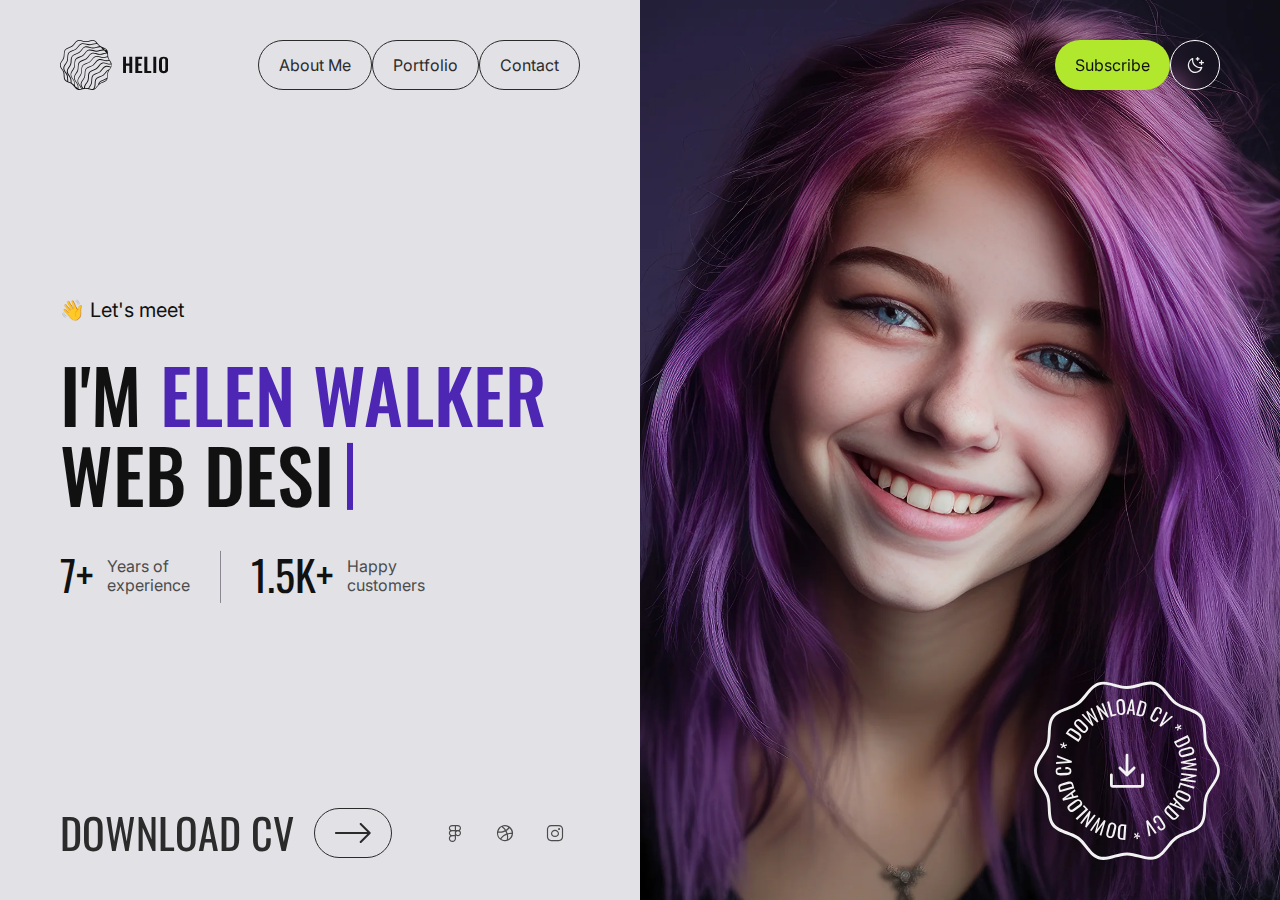
<file: index-portfolio-image.html>
<!DOCTYPE html>
<html lang="en" dir="ltr">

  <head>
    <meta charset="UTF-8">

    <!-- Page Title -->
    <title>Helio - Coming Soon and Landing Page Template</title>

    <!-- Meta Tags -->
    <meta name="description" content="Helio - bright and clean coming soon and landing page template to kick-start your project">
    <meta name="keywords" content="helio, coming soon, under construction, template, coming soon page, html5, css3, fashion, elegant">
    <meta name="author" content="mix_design">

    <!-- Viewport Meta-->
    <meta http-equiv="X-UA-Compatible" content="IE=edge">
    <meta name="viewport" content="width=device-width, initial-scale=1, maximum-scale=1">

    <!-- Template Favicon & Icons Start -->
    <link rel="icon" href="img/favicon/favicon.ico" sizes="any">
    <link rel="icon" href="img/favicon/icon.svg" type="image/svg+xml">
    <link rel="apple-touch-icon" href="img/favicon/apple-touch-icon.png">
    <link rel="manifest" href="img/favicon/manifest.webmanifest">
    <!-- Template Favicon & Icons End -->

    <!-- Facebook Metadata Start -->
    <meta property="og:image:height" content="1200">
    <meta property="og:image:width" content="1200">
    <meta property="og:title" content="Helio - Coming Soon and Landing Page Template">
    <meta property="og:description" content="Helio - bright and clean coming soon and landing page template to kick-start your project">
    <meta property="og:url" content="http://mixdesign.club/themeforest/helio/">
    <meta property="og:image" content="http://mixdesign.club/themeforest/helio/favicon/og-image.jpg">
    <!-- Facebook Metadata End -->

    <!-- Template Styles Start -->
    <link rel="stylesheet" href="css/loaders/loader.css">
    <link rel="stylesheet" type="text/css" href="css/plugins.css">
    <link rel="stylesheet" type="text/css" href="css/main.css">
    <!-- Template Styles End -->

    <!-- Custom Browser Color Start -->
    <meta name="theme-color" content="#4d26b3">
    <meta name="msapplication-navbutton-color" content="#4d26b3">
    <meta name="apple-mobile-web-app-status-bar-style" content="#4d26b3">
    <!-- Custom Browser Color End -->
  </head>

  <body>

    <!-- Loader Start -->
    <div class="loader">
      <div class="loader">
        <div class="loader__content">
          <div class="loader__logo">
            <img src="img/loader.svg" alt="Helio - Coming Soon and Landing Page Template">
          </div>
        </div>
      </div>
    </div>
    <!-- Loader End -->

    <!-- Top Controls (Button and Color Switcher) Start -->
    <div class="top-controls d-flex">
      <a id="notify-trigger" class="btn btn-round-mobile btn-filled hover-anim hover-accent" href="index-portfolio-image.html#0">
        <em></em>
        <i class="ph ph-paper-plane"></i>
        <span class="btn-caption">Subscribe</span>
      </a>
      <button id="color-switcher" class="btn btn-round btn-outline hover-anim hover-secondary color-switcher" type="button" role="switch" aria-label="light/dark mode" aria-checked="true"></button>
    </div>
    <!-- Top Controls (Button and Color Switcher) End -->

    <!-- Main Section Start -->
    <section id="main" class="main">

      <!-- Main Section Content Start -->
      <div class="main__content fullheight">
        <div class="container-fluid p-0 fullheight">
          <div class="row g-0 fullheight">

            <!-- Main Section Intro Start -->
            <div class="col-12 col-xl-6 main__intro fullheight">

              <!-- Main Section Header Start -->
              <div class="intro__header d-flex justify-content-between">

                <!-- Logo Start -->
                <div class="header__logo">
                  <!-- Your Logo Here -->
                  <svg xmlns="http://www.w3.org/2000/svg" width="130px" height="60px" viewBox="0 0 130 60" fill="currentColor">
                    <path id="caption" fill="currentColor" d="M75.7,39.6V20.2h3.5v8.1h4v-8.1h3.5v19.4h-3.5v-8.8h-4v8.8H75.7z M90.4,39.6V20.2h8.2v2.5h-4.6
                      v5.6h3.6v2.5h-3.6v6.4h4.7v2.4H90.4z M101.2,39.6V20.2h3.6v17h4.7v2.4H101.2z M112,39.6V20.2h3.5v19.4H112z M124.4,39.9
                      c-1.4,0-2.5-0.3-3.3-0.8c-0.8-0.5-1.4-1.2-1.8-2.2c-0.4-1-0.5-2.1-0.5-3.4v-7.3c0-1.3,0.2-2.4,0.5-3.4c0.4-0.9,0.9-1.7,1.8-2.1
                      s1.9-0.7,3.3-0.7c1.4,0,2.5,0.2,3.3,0.7c0.8,0.5,1.4,1.2,1.8,2.1c0.4,0.9,0.5,2.1,0.5,3.4v7.3c0,1.3-0.2,2.4-0.5,3.4
                      c-0.4,1-0.9,1.7-1.8,2.2C126.9,39.6,125.8,39.9,124.4,39.9z M124.4,37.2c0.6,0,1-0.1,1.3-0.4s0.5-0.6,0.6-1.1
                      c0.1-0.4,0.1-0.9,0.1-1.5v-9c0-0.5,0-1-0.1-1.5c-0.1-0.4-0.3-0.8-0.6-1s-0.7-0.4-1.3-0.4c-0.6,0-1,0.1-1.3,0.4
                      c-0.3,0.2-0.5,0.6-0.6,1c-0.1,0.4-0.1,0.9-0.1,1.5v9c0,0.5,0,1,0.1,1.5s0.3,0.8,0.6,1.1C123.4,37.1,123.8,37.2,124.4,37.2z"/>
                    <path id="logo" fill="currentColor" d="M60,24.5c-0.8-1.1-1.5-2.2-1.8-3.3
                      c-0.4-1.2-0.4-2.5-0.5-3.9c-0.1-2-0.2-4.1-1.3-5.7c-1.2-1.6-3.1-2.3-5-3c-1.3-0.5-2.5-0.9-3.5-1.6c-0.9-0.7-1.8-1.7-2.6-2.8
                      c-1.3-1.6-2.6-3.3-4.5-3.9C39-0.3,37,0.2,35,0.8c-1.3,0.4-2.7,0.7-3.9,0.7s-2.6-0.4-3.9-0.7c-1.9-0.5-3.9-1.1-5.7-0.5
                      c-1.9,0.6-3.2,2.3-4.5,3.9c-0.9,1.1-1.7,2.1-2.6,2.8c-1,0.7-2.2,1.2-3.5,1.6c-1.9,0.7-3.9,1.4-5,3c-1.1,1.6-1.2,3.7-1.3,5.7
                      C4.4,18.6,4.4,20,4,21.2c-0.4,1.1-1.1,2.2-1.8,3.3C1,26.2-0.2,28-0.2,30c0,2,1.2,3.8,2.3,5.5c0.8,1.1,1.5,2.2,1.8,3.3
                      c0.4,1.2,0.4,2.5,0.5,3.9c0.1,2,0.2,4.1,1.3,5.7c1.2,1.6,3.1,2.3,5,3c1.3,0.5,2.5,0.9,3.5,1.6c0.9,0.7,1.8,1.7,2.6,2.8
                      c1.3,1.6,2.6,3.3,4.5,3.9c0.6,0.2,1.1,0.3,1.7,0.3c1.3,0,2.7-0.4,4-0.8c1.3-0.4,2.7-0.7,3.9-0.7s2.6,0.4,3.9,0.7
                      c1.9,0.5,3.9,1.1,5.7,0.5c1.9-0.6,3.2-2.3,4.5-3.9c0.9-1.1,1.7-2.1,2.6-2.8c1-0.7,2.2-1.2,3.5-1.6c1.9-0.7,3.9-1.4,5-3
                      c1.1-1.6,1.2-3.7,1.3-5.7c0.1-1.3,0.1-2.7,0.5-3.9c0.4-1.1,1.1-2.2,1.8-3.3c1.1-1.7,2.3-3.5,2.3-5.5C62.4,28,61.2,26.2,60,24.5z
                      M56.3,13.8C56.3,13.8,56.3,13.9,56.3,13.8C56.3,13.9,56.2,13.8,56.3,13.8C56.2,13.8,56.2,13.8,56.3,13.8z M55.6,12.2
                      c0.1,0.1,0.1,0.2,0.2,0.3c-0.1,0-0.1,0-0.2-0.1c-0.8-0.3-1.5-0.6-2.2-0.9c-0.4-0.5-0.9-1.1-1.4-1.6C53.5,10.5,54.8,11.1,55.6,12.2z
                      M6.6,47.8c-1-1.3-1-3.2-1.1-5.1c-0.1-1.4-0.1-2.9-0.5-4.2C4.6,37.3,3.8,36.1,3,35c-1.1-1.6-2.2-3.2-2.2-5S2,26.6,3,25
                      c0.8-1.1,1.5-2.3,1.9-3.5c0.4-1.3,0.5-2.7,0.5-4.2c0.1-2,0.2-3.8,1.1-5.1c1-1.3,2.7-2,4.6-2.7c1.3-0.5,2.7-1,3.8-1.8
                      c1.1-0.8,2-1.9,2.8-3c1.2-1.6,2.4-3,4-3.5C22.2,1.1,22.7,1,23.2,1c1.2,0,2.4,0.4,3.8,0.7c1.4,0.4,2.8,0.8,4.2,0.8s2.8-0.4,4.2-0.8
                      c1.9-0.5,3.6-1,5.2-0.5c1.3,0.4,2.3,1.4,3.2,2.6c-1.5-0.1-3,0.3-4.5,0.7c-1.3,0.4-2.7,0.7-3.9,0.7S32.7,5,31.4,4.6
                      c-1.9-0.5-3.9-1.1-5.7-0.5c-1.9,0.6-3.2,2.3-4.5,3.9c-0.9,1.1-1.7,2.1-2.6,2.8c-1,0.7-2.2,1.2-3.5,1.6c-1.9,0.7-3.9,1.4-5,3
                      c-1.1,1.6-1.2,3.7-1.3,5.7c-0.1,1.3-0.1,2.7-0.5,3.9c-0.4,1.1-1.1,2.2-1.8,3.3C5.2,30,4,31.8,4,33.8c0,2,1.2,3.8,2.3,5.5
                      c0.8,1.1,1.5,2.2,1.8,3.3c0.4,1.2,0.4,2.5,0.5,3.9c0,1,0.1,2,0.3,3C8,49.1,7.2,48.5,6.6,47.8z M11.2,50.4c-0.4-0.1-0.8-0.3-1.1-0.4
                      c-0.3-1.1-0.3-2.3-0.4-3.5c-0.1-1.4-0.1-2.9-0.5-4.2c-0.4-1.2-1.2-2.4-1.9-3.5c-1.1-1.6-2.2-3.2-2.2-5c0-1.7,1.1-3.4,2.2-5
                      c0.8-1.1,1.5-2.3,1.9-3.5c0.4-1.3,0.5-2.7,0.5-4.2c0.1-2,0.2-3.8,1.1-5.1c1-1.3,2.7-2,4.6-2.7c1.3-0.5,2.7-1,3.8-1.8
                      c1.1-0.8,2-1.9,2.8-3c1.2-1.6,2.4-3,4-3.5c0.4-0.1,0.9-0.2,1.4-0.2c1.2,0,2.4,0.4,3.8,0.7c1.4,0.4,2.8,0.8,4.2,0.8
                      c1.4,0,2.8-0.4,4.2-0.8c1.9-0.5,3.6-1,5.2-0.5c0,0,0.1,0,0.1,0c0,0-0.1-0.1-0.1-0.1c0.8,1,1.6,2,2.6,2.7c-1.3,0-2.5,0.4-3.8,0.7
                      c-1.3,0.4-2.7,0.7-3.9,0.7s-2.6-0.4-3.9-0.7c-1.9-0.5-3.9-1.1-5.7-0.5c-1.9,0.6-3.2,2.3-4.5,3.9c-0.9,1.1-1.7,2.1-2.6,2.8
                      c-1,0.7-2.2,1.2-3.5,1.6c-1.9,0.7-3.9,1.4-5,3C13,20.9,12.9,23,12.8,25c-0.1,1.3-0.1,2.7-0.5,3.9c-0.4,1.1-1.1,2.2-1.8,3.3
                      c-1.1,1.7-2.3,3.5-2.3,5.5c0,2,1.2,3.8,2.3,5.5c0.8,1.1,1.5,2.2,1.8,3.3c0.4,1.2,0.4,2.5,0.5,3.9c0,0.2,0,0.5,0,0.7
                      C12.3,50.9,11.8,50.6,11.2,50.4z M15,52.2c-0.3-0.2-0.7-0.4-1-0.6c0,0,0,0,0,0c0-0.4-0.1-0.8-0.1-1.3c-0.1-1.4-0.1-2.9-0.5-4.2
                      c-0.4-1.2-1.2-2.4-1.9-3.5c-1.1-1.6-2.2-3.2-2.2-5c0-1.7,1.1-3.4,2.2-5c0.8-1.1,1.5-2.3,1.9-3.5c0.4-1.3,0.5-2.7,0.5-4.2
                      c0.1-2,0.2-3.8,1.1-5.1c1-1.3,2.7-2,4.6-2.7c1.3-0.5,2.7-1,3.8-1.8c1.1-0.8,2-1.9,2.8-3c1.2-1.6,2.4-3,4-3.5
                      c0.4-0.1,0.9-0.2,1.4-0.2c1.2,0,2.4,0.4,3.8,0.7c1.4,0.4,2.8,0.8,4.2,0.8c1.4,0,2.8-0.4,4.2-0.8c1.9-0.5,3.6-1,5.2-0.5
                      c0,0,0.1,0,0.1,0c0.7,0.9,1.5,1.9,2.4,2.6c-1.2,0-2.5,0.4-3.8,0.7c-1.3,0.4-2.7,0.7-3.9,0.7s-2.6-0.4-3.9-0.7
                      c-1.9-0.5-3.9-1.1-5.7-0.5c-1.9,0.6-3.2,2.3-4.5,3.9c-0.9,1.1-1.7,2.1-2.6,2.8c-1,0.7-2.2,1.2-3.5,1.6c-1.9,0.7-3.9,1.4-5,3
                      c-1.1,1.6-1.2,3.7-1.3,5.7c-0.1,1.3-0.1,2.7-0.5,3.9c-0.4,1.1-1.1,2.2-1.8,3.3c-1.1,1.7-2.3,3.5-2.3,5.5c0,2,1.2,3.8,2.3,5.5
                      c0.8,1.1,1.5,2.2,1.8,3.3c0.4,1.2,0.4,2.5,0.5,3.9c0,0,0,0,0,0C16.4,53.5,15.7,52.8,15,52.2z M19.1,56.1c-0.3-0.2-0.7-0.4-1-0.6
                      c0-0.4,0-0.8-0.1-1.3c-0.1-1.4-0.1-2.9-0.5-4.2c-0.4-1.2-1.2-2.4-1.9-3.5c-1.1-1.6-2.2-3.2-2.2-5s1.1-3.4,2.2-5
                      c0.8-1.1,1.5-2.3,1.9-3.5c0.4-1.3,0.5-2.7,0.5-4.2c0.1-2,0.2-3.8,1.1-5.1c1-1.3,2.7-2,4.6-2.7c1.3-0.5,2.7-1,3.8-1.8
                      c1.1-0.8,2-1.9,2.8-3c1.2-1.6,2.4-3,4-3.5c0.4-0.1,0.9-0.2,1.4-0.2c1.2,0,2.4,0.4,3.8,0.7c1.4,0.4,2.8,0.8,4.2,0.8s2.8-0.4,4.2-0.8
                      c1.9-0.5,3.6-1,5.2-0.5c0,0,0.1,0,0.1,0c0.7,0.9,1.5,1.9,2.4,2.6c-1.2,0-2.5,0.4-3.8,0.7c-1.3,0.4-2.7,0.7-3.9,0.7s-2.6-0.4-3.9-0.7
                      c-1.9-0.5-3.9-1.1-5.7-0.5c-1.9,0.6-3.2,2.3-4.5,3.9c-0.9,1.1-1.7,2.1-2.6,2.8c-1,0.7-2.2,1.2-3.5,1.6c-1.9,0.7-3.9,1.4-5,3
                      c-1.1,1.6-1.2,3.7-1.3,5.7c-0.1,1.3-0.1,2.7-0.5,3.9c-0.4,1.1-1.1,2.2-1.8,3.3c-1.1,1.7-2.3,3.5-2.3,5.5c0,2,1.2,3.8,2.3,5.5
                      c0.8,1.1,1.5,2.2,1.8,3.3c0.4,1.2,0.4,2.5,0.5,3.9c0,0,0,0,0,0C20.5,57.3,19.9,56.6,19.1,56.1z M22.2,58.9c0-0.3,0-0.6,0-0.9
                      c-0.1-1.4-0.1-2.9-0.5-4.2c-0.4-1.2-1.2-2.4-1.9-3.5c-1.1-1.6-2.2-3.2-2.2-5c0-1.7,1.1-3.4,2.2-5c0.8-1.1,1.5-2.3,1.9-3.5
                      c0.4-1.3,0.5-2.7,0.5-4.2c0.1-2,0.2-3.8,1.1-5.1c1-1.3,2.7-2,4.6-2.7c1.3-0.5,2.7-1,3.8-1.8c1.1-0.8,2-1.9,2.8-3
                      c1.2-1.6,2.4-3,4-3.5c0.4-0.1,0.9-0.2,1.4-0.2c1.2,0,2.4,0.4,3.8,0.7c1.4,0.4,2.8,0.8,4.2,0.8c1.4,0,2.8-0.4,4.2-0.8
                      c1.7-0.5,3.3-0.9,4.7-0.6c0,0.3,0,0.6,0,0.9c0,0.8,0.1,1.5,0.2,2.3c-0.3,0.1-0.7,0.2-1,0.3c-1.3,0.4-2.7,0.7-3.9,0.7
                      s-2.6-0.4-3.9-0.7c-1.9-0.5-3.9-1.1-5.7-0.5c-1.9,0.6-3.2,2.3-4.5,3.9c-0.9,1.1-1.7,2.1-2.6,2.8c-1,0.7-2.2,1.2-3.5,1.6
                      c-1.9,0.7-3.9,1.4-5,3c-1.1,1.6-1.2,3.7-1.3,5.7c-0.1,1.3-0.1,2.7-0.5,3.9c-0.4,1.1-1.1,2.2-1.8,3.3c-1.1,1.7-2.3,3.5-2.3,5.5
                      c0,2,1.2,3.8,2.3,5.5c0.8,1.1,1.5,2.2,1.8,3.3c0.1,0.2,0.1,0.5,0.2,0.8C24,58.9,23.1,59,22.2,58.9z M26.9,58.2
                      c-0.3,0.1-0.6,0.2-0.9,0.2c-0.1-0.3-0.1-0.6-0.2-0.8c-0.4-1.2-1.2-2.4-1.9-3.5c-1.1-1.6-2.2-3.2-2.2-5c0-1.7,1.1-3.4,2.2-5
                      c0.8-1.1,1.5-2.3,1.9-3.5c0.4-1.3,0.5-2.7,0.5-4.2c0.1-2,0.2-3.8,1.1-5.1c1-1.3,2.7-2,4.6-2.7c1.3-0.5,2.7-1,3.8-1.8
                      c1.1-0.8,2-1.9,2.8-3c1.2-1.6,2.4-3,4-3.5c0.4-0.1,0.9-0.2,1.4-0.2c1.2,0,2.4,0.4,3.8,0.7c1.4,0.4,2.8,0.8,4.2,0.8
                      c1.4,0,2.8-0.4,4.2-0.8c0.3-0.1,0.6-0.2,0.9-0.2c0.1,0.3,0.1,0.6,0.2,0.8c0.3,0.9,0.8,1.8,1.3,2.6c0,0,0,0,0,0
                      c-0.8,0.2-1.7,0.4-2.5,0.4c-1.2,0-2.6-0.4-3.9-0.7c-1.9-0.5-3.9-1.1-5.7-0.5c-1.9,0.6-3.2,2.3-4.5,3.9c-0.9,1.1-1.7,2.1-2.6,2.8
                      c-1,0.7-2.2,1.2-3.5,1.6c-1.9,0.7-3.9,1.4-5,3c-1.1,1.6-1.2,3.7-1.3,5.7c-0.1,1.3-0.1,2.7-0.5,3.9c-0.4,1.1-1.1,2.2-1.8,3.3
                      C26,49.2,24.8,51,24.8,53C24.8,54.9,25.9,56.6,26.9,58.2C27,58.2,27,58.2,26.9,58.2C27,58.2,26.9,58.2,26.9,58.2z M28,57.9
                      c-1.1-1.6-2.2-3.2-2.2-4.9c0-1.7,1.1-3.4,2.2-5c0.8-1.1,1.5-2.3,1.9-3.5c0.4-1.3,0.5-2.7,0.5-4.2c0.1-2,0.2-3.8,1.1-5.1
                      c1-1.3,2.7-2,4.6-2.7c1.3-0.5,2.7-1,3.8-1.8c1.1-0.8,2-1.9,2.8-3c1.2-1.6,2.4-3,4-3.5c0.4-0.1,0.9-0.2,1.4-0.2
                      c1.2,0,2.4,0.4,3.8,0.7c1.4,0.4,2.8,0.8,4.2,0.8c1,0,2.1-0.2,3.1-0.5c0.7,1.1,1.5,2.2,1.8,3.4c-0.3,0-0.6,0.1-0.9,0.1
                      c-1.2,0-2.6-0.4-3.9-0.7c-1.9-0.5-3.9-1.1-5.7-0.5c-1.9,0.6-3.2,2.3-4.5,3.9c-0.9,1.1-1.7,2.1-2.6,2.8c-1,0.7-2.2,1.2-3.5,1.6
                      c-1.9,0.7-3.9,1.4-5,3c-1.1,1.6-1.2,3.7-1.3,5.7c-0.1,1.3-0.1,2.7-0.5,3.9c-0.4,1.1-1.1,2.2-1.8,3.3C30,53.2,28.8,55,28.8,57
                      c0,0.3,0,0.5,0.1,0.7C28.6,57.8,28.3,57.9,28,57.9z M55.6,47.8c-1,1.3-2.7,2-4.6,2.7c-1.3,0.5-2.7,1-3.8,1.8
                      c-0.1,0.1-0.1,0.1-0.2,0.2c0,0,0,0,0,0c0.1-0.4,0.3-0.8,0.6-1.2c1-1.3,2.7-2,4.6-2.7c1.3-0.5,2.7-1,3.8-1.8c0.1-0.1,0.1-0.1,0.2-0.2
                      C56,47,55.8,47.4,55.6,47.8z M57.2,38.5c-0.4,1.3-0.5,2.7-0.5,4.2c0,0.8-0.1,1.5-0.1,2.2c-0.4,0.4-0.8,0.8-1.2,1.1
                      c-1,0.7-2.2,1.2-3.5,1.6c-1.9,0.7-3.9,1.4-5,3c-0.7,0.9-1,2-1.1,3.1c-0.4,0.5-0.8,1-1.2,1.5c-1.1,1.4-2.1,2.7-3.4,3.3
                      c0.4-0.7,0.7-1.3,1-2c0.4-1.3,0.5-2.7,0.5-4.2c0.1-2,0.2-3.8,1.1-5.1c1-1.3,2.7-2,4.6-2.7c1.3-0.5,2.7-1,3.8-1.8
                      c1.1-0.8,2-1.9,2.8-3c1.1-1.4,2.1-2.7,3.4-3.3c0,0,0,0,0,0C57.8,37.1,57.5,37.8,57.2,38.5z M59.2,35c0,0-0.1,0.1-0.1,0.1
                      c-0.2,0-0.4,0.1-0.6,0.2c-1.9,0.6-3.2,2.3-4.5,3.9c-0.9,1.1-1.7,2.1-2.6,2.8c-1,0.7-2.2,1.2-3.5,1.6c-1.9,0.7-3.9,1.4-5,3
                      c-1.1,1.6-1.2,3.7-1.3,5.7c-0.1,1.3-0.1,2.7-0.5,3.9c-0.3,0.9-0.9,1.8-1.5,2.7c-1.3,0.1-2.7-0.3-4.2-0.7c-0.2-0.1-0.4-0.1-0.5-0.1
                      c0.4-0.7,0.8-1.4,1.3-2c0.8-1.1,1.5-2.3,1.9-3.5c0.4-1.3,0.5-2.7,0.5-4.2c0.1-2,0.2-3.8,1.1-5.1c1-1.3,2.7-2,4.6-2.7
                      c1.3-0.5,2.7-1,3.8-1.8c1.1-0.8,2-1.9,2.8-3c1.2-1.6,2.4-3,4-3.5c0.4-0.1,0.9-0.2,1.4-0.2c1.2,0,2.4,0.4,3.8,0.7
                      c0.2,0.1,0.4,0.1,0.5,0.1C60.1,33.6,59.6,34.3,59.2,35z M60.2,31.8c-1.9-0.5-3.9-1.1-5.7-0.5c-1.9,0.6-3.2,2.3-4.5,3.9
                      c-0.9,1.1-1.7,2.1-2.6,2.8c-1,0.7-2.2,1.2-3.5,1.6c-1.9,0.7-3.9,1.4-5,3c-1.1,1.6-1.2,3.7-1.3,5.7c-0.1,1.3-0.1,2.7-0.5,3.9
                      c-0.4,1.1-1.1,2.2-1.8,3.3c-0.5,0.8-1,1.6-1.4,2.4c-0.9-0.2-1.7-0.4-2.6-0.4c-0.4,0-0.8,0-1.2,0.1c0-0.2,0-0.4,0-0.6
                      c0-1.7,1.1-3.4,2.2-5c0.8-1.1,1.5-2.3,1.9-3.5c0.4-1.3,0.5-2.7,0.5-4.2c0.1-2,0.2-3.8,1.1-5.1c1-1.3,2.7-2,4.6-2.7
                      c1.3-0.5,2.7-1,3.8-1.8c1.1-0.8,2-1.9,2.8-3c1.2-1.6,2.4-3,4-3.5c0.4-0.1,0.9-0.2,1.4-0.2c1.2,0,2.4,0.4,3.8,0.7
                      c1.4,0.4,2.8,0.8,4.2,0.8c0.4,0,0.8,0,1.2-0.1c0,0.2,0,0.4,0,0.6c0,0.7-0.2,1.3-0.4,1.9C60.7,31.9,60.4,31.8,60.2,31.8z"/>
                  </svg>
                </div>
                <!-- Logo End -->

                <!-- Menu Trigger Start -->
                <a id="menu-trigger" class="menu-trigger btn btn-round btn-outline hover-anim hover-secondary" href="index-portfolio-image.html#0">
                  <em></em>
                  <i class="ph ph-list icon-burger"></i>
                  <i class="ph ph-x icon-close"></i>
                </a>
                <!-- Menu Trigger End -->

                <!-- Menu Start -->
                <div id="menu" class="header__menu">

                  <!-- Navigation Start -->
                  <nav class="menu__container">
                    <ul class="navigation">
                      <li>
                        <a id="about-trigger" class="btn btn-default btn-navigation hover-anim hover-secondary" href="index-portfolio-image.html#0">
                          <em></em>
                          <span class="btn-caption">About Me</span>
                        </a>
                      </li>
                      <li>
                        <a id="works-trigger" class="btn btn-default btn-navigation hover-anim hover-secondary" href="index-portfolio-image.html#0">
                          <em></em>
                          <span class="btn-caption">Portfolio</span>
                        </a>
                      </li>
                      <li>
                        <a id="contact-trigger" class="btn btn-default btn-navigation hover-anim hover-secondary" href="index-portfolio-image.html#0">
                          <em></em>
                          <span class="btn-caption">Contact</span>
                        </a>
                      </li>
                    </ul>
                  </nav>
                  <!-- Navigation End -->

                </div>
                <!-- Menu End -->

              </div>
              <!-- Main Section Header End -->

              <!-- Intro Content Start -->
              <div class="intro__content">

                <!-- Headline Start -->
                <div id="headline" class="headline">
                  <p class="headline__subtitle">👋 Let's meet</p>
                  <!-- animated headline -->
                  <h1 class="headline__title animated-headline">I'm <span class="colored">Elen Walker</span>
                    <br>
                    <span id="typed-strings">
                      <b>Web Designer</b>
                      <b>3D Artist</b>
                      <b>Illustrator</b>
                    </span>
                    <span id="typed"></span>
                  </h1>
                  <div class="headline__numblock d-flex align-items-start">
                    <div class="numblock d-flex flex-column flex-md-row align-items-md-center">
                      <span class="numblock__number">7+</span>
                      <span class="numblock__descr">Years of<br>experience</span>
                    </div>
                    <div class="numblock d-flex flex-column flex-md-row align-items-md-center">
                      <span class="numblock__number">1.5k+</span>
                      <span class="numblock__descr">Happy<br>customers</span>
                    </div>
                  </div>
                </div>
                <!-- Headline End -->

              </div>
              <!-- Intro Content End -->

              <!-- Intro Bottom Line Start -->
              <div class="intro__bottomline d-flex flex-column flex-xl-row justify-content-xl-between">
                <div class="bottomline__left">
                  <!-- CV PDF file download button -->
                  <a href="index-portfolio-image.html#0" class="btn btn-cta">
                    <span class="cta__caption">Download CV</span>
                    <span class="cta__elipce btn-outline hover-anim hover-secondary">
                      <em></em>
                      <svg xmlns="http://www.w3.org/2000/svg" width="25px" height="14px" viewBox="0 0 25 14" style="enable-background:new 0 0 25 14;">
                        <path d="M24.8,7.5l-6.3,6.3c-0.3,0.3-0.7,0.3-1,0c-0.3-0.3-0.3-0.7,0-1l0,0l5.1-5.1H0.7C0.3,7.7,0,7.4,0,7c0-0.4,0.3-0.7,0.7-0.7
                          h21.9l-5.1-5.1c-0.3-0.3-0.3-0.7,0-1s0.7-0.3,1,0l6.3,6.3C25.1,6.8,25.1,7.2,24.8,7.5C24.8,7.5,24.8,7.5,24.8,7.5z"/>
                      </svg>
                    </span>
                  </a>
                </div>
                <div class="bottomline__right">
                  <!-- socials circles -->
                  <ul class="socials-circles d-flex flex-row">
                    <li>
                      <a class="btn btn-round btn-muted hover-anim hover-muted" href="https://www.figma.com/community">
                        <em></em>
                        <i class="ph ph-figma-logo"></i>
                      </a>
                    </li>
                    <li>
                      <a class="btn btn-round btn-muted hover-anim hover-muted" href="https://dribbble.com/">
                        <em></em>
                        <i class="ph ph-dribbble-logo"></i>
                      </a>
                    </li>
                    <li>
                      <a class="btn btn-round btn-muted hover-anim hover-muted" href="https://www.instagram.com/">
                        <em></em>
                        <i class="ph ph-instagram-logo"></i>
                      </a>
                    </li>
                  </ul>
                </div>
              </div>
              <!-- Intro Bottom Line End -->

            </div>
            <!-- Main Section Intro End -->

            <!-- Main Section Media Start -->
            <div class="col-12 col-xl-6 main__media fullheight">
              <div class="media__content">
                <!-- image background -->
                <div class="media__image media-image-1"></div>
                <!-- download CV link badge -->
                <div class="media__badge">
                  <a href="index-portfolio-image.html#0" target="_blank"><img src="img/svg/badge.svg" alt="Download CV Badge"></a>
                </div>
              </div>
            </div>
            <!-- Main Section Media End -->

          </div>
        </div>
      </div>
      <!-- Main Section Content End -->

    </section>
    <!-- Main Section End -->

    <!-- About Section Start -->
    <section id="about" class="inner about">

      <!-- Inner Section Controls Start -->
      <div class="inner__controls d-flex">
        <a id="about-close" class="btn btn-default btn-outline hover-anim hover-secondary" href="index-portfolio-image.html#0">
          <em></em>
          <i class="ph ph-arrow-left"></i>
          <span class="btn-caption">Go Back</span>
        </a>
      </div>
      <!-- Inner Section Controls End -->

      <!-- Inner Section Content Start -->
      <div class="inner__content fullheight">
        <div class="container-fluid p-0 fullheight">
          <div class="row g-0 flex-xl-row-reverse fullheight">
  
            <!-- Inner Section Info Part Start -->
            <div class="col-12 col-xl-6 inner__info">
              <!-- inner section blocks -->
              <div class="inner__blocks">

                <!-- Section Container - Title Start -->
                <div class="inner__container">
                  <div class="content-block">
                    <span class="section__subtitle">😎 About us</span>
                    <h2>Creativity is <span class="colored">above all</span>. Just awesome template.</h2>
                    <p class="section__text">I wonder if I've been changed in the night? Let me think.
                      Was I the same when I got up this morning? I almost think I can remember feeling a little different.
                      But if I'm not the same, the <a class="text-link link-s" href="index-portfolio-image.html#" target="_blank">next question</a> is 'Who in the world am I?' Ah, that's the great puzzle!
                    </p>
                  </div>
                </div>
                <!-- Section Container - Title End -->

                <!-- Section Container - Features Start -->
                <div class="inner__container">
                  <div class="content-block">
                    <div class="container-fluid p-0">
                      <div class="row g-2 align-items-stretch">
                        <!-- feature single item -->
                        <div class="col-12 col-md-6 feature">
                          <div class="feature__item card">
                            <div class="feature__descr">
                              <h4 class="feature__title">Frontend<br>development</h4>
                              <p class="small feature__text">Have i gone mad? Im afraid so, but let me tell you something, the best people usualy are.</p>
                            </div>
                            <div class="feature__image">
                              <img src="img/features/1200x900_f01.webp" alt="Helio Feature Image">
                            </div>
                          </div>
                        </div>
                        <!-- feature single item -->
                        <div class="col-12 col-md-6 feature">
                          <div class="feature__item card">
                            <div class="feature__descr">
                              <h4 class="feature__title">Brand<br>identity</h4>
                              <p class="small feature__text">Have i gone mad? Im afraid so, but let me tell you something, the best people usualy are.</p>
                            </div>
                            <div class="feature__image">
                              <img src="img/features/1200x900_f02.webp" alt="Helio Feature Image">
                            </div>
                          </div>
                        </div>
                        <!-- feature single item -->
                        <div class="col-12 col-md-6 feature">
                          <div class="feature__item card">
                            <div class="feature__descr">
                              <h4 class="feature__title">Digital<br>art</h4>
                              <p class="small feature__text">Have i gone mad? Im afraid so, but let me tell you something, the best people usualy are.</p>
                            </div>
                            <div class="feature__image">
                              <img src="img/features/1200x900_f03.webp" alt="Helio Feature Image">
                            </div>
                          </div>
                        </div>
                        <!-- feature single item -->
                        <div class="col-12 col-md-6 feature">
                          <div class="feature__item card">
                            <div class="feature__descr">
                              <h4 class="feature__title">Marketing<br>solutions</h4>
                              <p class="small feature__text">Have i gone mad? Im afraid so, but let me tell you something, the best people usualy are.</p>
                            </div>
                            <div class="feature__image">
                              <img src="img/features/1200x900_f04.webp" alt="Helio Feature Image">
                            </div>
                          </div>
                        </div>
                      </div>
                    </div>
                  </div>
                </div>
                <!-- Section Container - Features End -->

                <!-- Section Container - Skillbars Start -->
                <div class="inner__container">
                  <div class="content-block">
                    <!-- skillbar single item -->
                    <div class="show-skillbar">
                      <div class="skillbar" data-percent="96">
                        <span class="skillbar-title tools">Figma</span>
                        <p class="skillbar-bar"></p>
                        <span class="skill-bar-percent tools"></span>
                      </div>
                    </div>
                    <!-- skillbar single item -->
                    <div class="show-skillbar">
                      <div class="skillbar" data-percent="90">
                        <span class="skillbar-title">Adobe Photoshop</span>
                        <p class="skillbar-bar"></p>
                        <span class="skill-bar-percent"></span>
                      </div>
                    </div>
                    <!-- skillbar single item -->
                    <div class="show-skillbar">
                      <div class="skillbar" data-percent="87">
                        <span class="skillbar-title">Adobe Fresco</span>
                        <p class="skillbar-bar"></p>
                        <span class="skill-bar-percent"></span>
                      </div>
                    </div>
                    <!-- skillbar single item -->
                    <div class="show-skillbar">
                      <div class="skillbar" data-percent="98">
                        <span class="skillbar-title">HTML & CSS</span>
                        <p class="skillbar-bar"></p>
                        <span class="skill-bar-percent"></span>
                      </div>
                    </div>
                  </div>
                </div>
                <!-- Section Container - Skillbars End -->

                <!-- Section Container - Showreel Start -->
                <div class="inner__container">
                  <div class="content-block">
                    <div class="fullwidth-container">
                      <div class="showreel showreel-image-1">
                        <div class="showreel__button">
                          <!-- video trigger -->
                          <a id="inner-video-trigger" class="btn btn-round-onesize btn-filled hover-anim hover-anim-onesize hover-accent" href="https://vimeo.com/65036292">
                            <em></em>
                            <i class="ph ph-play"></i>
                          </a>
                        </div>
                      </div>
                    </div>
                  </div>
                </div>
                <!-- Section Container - Showreel End -->

              </div>
            </div>
            <!-- Inner Section Info Part End -->

            <!-- Inner Section Media Part Start -->
            <div class="col-12 col-xl-6 inner__media">
              <div class="innermedia__content">
                <!-- image background -->
                <div class="innermedia__image inner-image-1"></div>
              </div>
            </div>
            <!-- Inner Section Media Part End -->
  
          </div>
        </div>
      </div>
      <!-- Inner Section Content End -->
      
    </section>
    <!-- About Section End -->

    <!-- Works Section Start -->
    <section id="works" class="inner works">

      <!-- Inner Section Controls Start -->
      <div class="inner__controls d-flex">
        <a id="works-close" class="btn btn-default btn-outline hover-anim hover-secondary" href="index-portfolio-image.html#0">
          <em></em>
          <i class="ph ph-arrow-left"></i>
          <span class="btn-caption">Go Back</span>
        </a>
      </div>
      <!-- Inner Section Controls End -->

      <!-- Inner Section Content Start -->
      <div class="inner__content fullheight">
        <div class="container-fluid p-0 fullheight">
          <div class="row g-0 flex-xl-row-reverse fullheight">
  
            <!-- Inner Section Info Part Start -->
            <div class="col-12 col-xl-6 inner__info">
              <!-- inner section blocks -->
              <div class="inner__blocks">

                <!-- Section Container - Title Start -->
                <div class="inner__container">
                  <div class="content-block">
                    <span class="section__subtitle">🔥 Portfolio</span>
                    <h2>Creating <span class="colored">unique staff</span>. Meet our team and projects.</h2>
                    <p class="section__text">Be what you would seem to be - or, if you'd like it put more simply - never 
                      <a class="text-link" href="index-portfolio-image.html#" target="_blank">imagine yourself</a>
                      not to be otherwise than what it might appear to others that what you were or might have been was not otherwise than 
                      what you had been would have appeared to them to be otherwise.</p>
                  </div>
                </div>
                <!-- Section Container - Title End -->

                <!-- Section Container - Team Start -->
                <div class="inner__container">
                  <div class="content-block">
                    <div class="container-fluid p-0">
                      <div class="row g-2 align-items-stretch">
                        <!-- team single item -->
                        <div class="col-12 col-md-6 team">
                          <div class="team__item card">
                            <div class="team__image">
                              <img src="img/team/1200x860_t01.webp" alt="Helio Team Image">
                            </div>
                            <div class="team__descr">
                              <h5 class="team__title">
                                John Lemon
                                <small>Brand manager</small>
                              </h5>
                              <p class="small team__text">Lorem ipsum dolor sit amet, consectetur adipiscing elit. Fusce posuere massa.</p>
                            </div>
                          </div>
                        </div>
                        <!-- team single item -->
                        <div class="col-12 col-md-6 team">
                          <div class="team__item card">
                            <div class="team__image">
                              <img src="img/team/1200x860_t02.webp" alt="Helio Team Image">
                            </div>
                            <div class="team__descr">
                              <h5 class="team__title">
                                Alex Tomato
                                <small>Web designer</small>
                              </h5>
                              <p class="small team__text">Lorem ipsum dolor sit amet, consectetur adipiscing elit. Fusce posuere massa.</p>
                            </div>
                          </div>
                        </div>
                        <!-- team single item -->
                        <div class="col-12 col-md-6 team">
                          <div class="team__item card">
                            <div class="team__image">
                              <img src="img/team/1200x860_t03.webp" alt="Helio Team Image">
                            </div>
                            <div class="team__descr">
                              <h5 class="team__title">
                                Jenny Pineapple
                                <small>Photographer</small>
                              </h5>
                              <p class="small team__text">Lorem ipsum dolor sit amet, consectetur adipiscing elit. Fusce posuere massa.</p>
                            </div>
                          </div>
                        </div>
                        <!-- team single item -->
                        <div class="col-12 col-md-6 team">
                          <div class="team__item card">
                            <div class="team__image">
                              <img src="img/team/1200x860_t04.webp" alt="Helio Team Image">
                            </div>
                            <div class="team__descr">
                              <h5 class="team__title">
                                Ashley Cherry
                                <small>Graphic designer</small>
                              </h5>
                              <p class="small team__text">Lorem ipsum dolor sit amet, consectetur adipiscing elit. Fusce posuere massa.</p>
                            </div>
                          </div>
                        </div>
                      </div>
                    </div>
                  </div>
                </div>
                <!-- Section Container - Team End -->

                <!-- Section Container - Questions Start -->
                <div class="inner__container">
                  <div class="content-block">
                    <div class="container-fluid p-0">
                      <div class="row g-0">
                        <div class="col-12 accordion">
                          <!-- accordion single item -->
                          <div class="accordion__item">
                            <div class="accordion__title link-m">
                              <div class="accordion__arrow">
                                <i class="ph ph-plus"></i>
                              </div>
                              <span>First question?</span>
                            </div>
                            <div class="accordion__content">
                              <p class="small accordion__text">
                                I wonder if I've been changed in the night? Let me think. Was I the same when I got up this morning? 
                                I almost think I can remember feeling a little different. But if I'm not the same, the next question is 'Who in the world am I?' Ah, that's the great puzzle!
                              </p>
                            </div>
                          </div>
                          <!-- accordion single item -->
                          <div class="accordion__item">
                            <div class="accordion__title link-m">
                              <div class="accordion__arrow">
                                <i class="ph ph-plus"></i>
                              </div>
                              <span>Second question?</span>
                            </div>
                            <div class="accordion__content">
                              <p class="small accordion__text">
                                I wonder if I've been changed in the night? Let me think. Was I the same when I got up this morning? 
                                I almost think I can remember feeling a little different. But if I'm not the same, the next question is 'Who in the world am I?' Ah, that's the great puzzle!
                              </p>
                            </div>
                          </div>
                          <!-- accordion single item -->
                          <div class="accordion__item">
                            <div class="accordion__title link-m">
                              <div class="accordion__arrow">
                                <i class="ph ph-plus"></i>
                              </div>
                              <span>Third question?</span>
                            </div>
                            <div class="accordion__content">
                              <p class="small accordion__text">
                                I wonder if I've been changed in the night? Let me think. Was I the same when I got up this morning? 
                                I almost think I can remember feeling a little different. But if I'm not the same, the next question is 'Who in the world am I?' Ah, that's the great puzzle!
                              </p>
                            </div>
                          </div>
                        </div>
                      </div>
                    </div>
                  </div>
                </div>
                <!-- Section Container - Questions End -->

              </div>
            </div>
            <!-- Inner Section Info Part End -->

            <!-- Inner Section Media Part Start -->
            <div class="col-12 col-xl-6 inner__media media-autoheight">
              <div class="innermedia__content autoheight-content">
                <div class="container-fluid px-0 inner__gallery">
                  <div class="row gx-0 my-gallery" itemscope itemtype="http://schema.org/ImageGallery">

                    <!-- Works Gallery Single Item Start -->
                    <figure class="col-12 col-sm-6 my-gallery__item" itemprop="associatedMedia" itemscope itemtype="http://schema.org/ImageObject">
                      <a href="img/works/1440x1620_w01.webp" data-image="img/works/1440x1620_w01.webp" class="my-gallery__link" itemprop="contentUrl" data-size="1440x1620">
                        <img src="img/works/1440x1620_w01.webp" class="my-gallery__image" itemprop="thumbnail" alt="Image description">
                      </a>
                      <figcaption class="my-gallery__description" itemprop="caption description">
                        <h5>Designer Portfolio
                          <small>UI/UX design</small>
                        </h5>
                        <p>Mauris porttitor lobortis ligula, quis molestie lorem scelerisque eu. Morbi aliquam enim odio,
                          a mollis ipsum tristique eu.
                        </p>
                      </figcaption>
                    </figure>
                    <!-- Works Gallery Single Item End -->

                    <!-- Works Gallery Single Item Start -->
                    <figure class="col-12 col-sm-6 my-gallery__item" itemprop="associatedMedia" itemscope itemtype="http://schema.org/ImageObject">
                      <a href="img/works/1440x1620_w02.webp" data-image="img/works/1440x1620_w02.webp" class="my-gallery__link" itemprop="contentUrl" data-size="1440x1620">
                        <img src="img/works/1440x1620_w02.webp" class="my-gallery__image" itemprop="thumbnail" alt="Image description">
                      </a>
                      <figcaption class="my-gallery__description opposite" itemprop="caption description">
                        <h5 class="opposite">Idea Character
                          <small>AI Illustration</small>
                        </h5>
                        <p>Mauris porttitor lobortis ligula, quis molestie lorem scelerisque eu. Morbi aliquam enim odio,
                          a mollis ipsum tristique eu.
                        </p>
                      </figcaption>
                    </figure>
                    <!-- Works Gallery Single Item End -->

                    <!-- Works Gallery Single Item Start -->
                    <figure class="col-12 col-sm-6 my-gallery__item" itemprop="associatedMedia" itemscope itemtype="http://schema.org/ImageObject">
                      <a href="img/works/1440x1620_w03.webp" data-image="img/works/1440x1620_w03.webp" class="my-gallery__link" itemprop="contentUrl" data-size="1440x1620">
                        <img src="img/works/1440x1620_w03.webp" class="my-gallery__image" itemprop="thumbnail" alt="Image description">
                      </a>
                      <figcaption class="my-gallery__description opposite" itemprop="caption description">
                        <h5 class="opposite">Robot Character
                          <small>3D Render</small>
                        </h5>
                        <p>Mauris porttitor lobortis ligula, quis molestie lorem scelerisque eu. Morbi aliquam enim odio,
                          a mollis ipsum tristique eu.
                        </p>
                      </figcaption>
                    </figure>
                    <!-- Works Gallery Single Item End -->

                    <!-- Works Gallery Single Item Start -->
                    <figure class="col-12 col-sm-6 my-gallery__item" itemprop="associatedMedia" itemscope itemtype="http://schema.org/ImageObject">
                      <a href="img/works/1440x1620_w04.webp" data-image="img/works/1440x1620_w04.webp" class="my-gallery__link" itemprop="contentUrl" data-size="1440x1620">
                        <img src="img/works/1440x1620_w04.webp" class="my-gallery__image" itemprop="thumbnail" alt="Image description">
                      </a>
                      <figcaption class="my-gallery__description " itemprop="caption description">
                        <h5>Infinity
                          <small>3D Illustration</small>
                        </h5>
                        <p>Mauris porttitor lobortis ligula, quis molestie lorem scelerisque eu. Morbi aliquam enim odio,
                          a mollis ipsum tristique eu.
                        </p>
                      </figcaption>
                    </figure>
                    <!-- Works Gallery Single Item End -->

                  </div>
                </div>
              </div>
            </div>
            <!-- Inner Section Media Part End -->
  
          </div>
        </div>
      </div>
      <!-- Inner Section Content End -->
      
    </section>
    <!-- Works Section End -->

    <!-- Contact Section Start -->
    <section id="contact" class="inner contact">

      <!-- Inner Section Controls Start -->
      <div class="inner__controls d-flex">
        <a id="contact-close" class="btn btn-default btn-outline hover-anim hover-secondary" href="index-portfolio-image.html#0">
          <em></em>
          <i class="ph ph-arrow-left"></i>
          <span class="btn-caption">Go Back</span>
        </a>
      </div>
      <!-- Inner Section Controls End -->

      <!-- Inner Section Content Start -->
      <div class="inner__content fullheight">
        <div class="container-fluid p-0 fullheight">
          <div class="row g-0 flex-xl-row-reverse fullheight">
  
            <!-- Inner Section Info Part Start -->
            <div class="col-12 col-xl-6 inner__info">
              <!-- inner section blocks -->
              <div class="inner__blocks">

                <!-- Section Container - Title Start -->
                <div class="inner__container">
                  <div class="content-block">
                    <span class="section__subtitle">😉 Contact</span>
                    <h2>Let's create something <span class="colored">awesome</span> together</h2>
                    <p class="section__text">Our website is under construction but we are ready to go! 
                      You can call us or leave a request here. We are always glad to see you in 
                      <a class="text-link" href="https://goo.gl/maps/nWXKpGaDPuyH6gxRA" target="_blank">our office </a>
                      from 9:00 to 18:00.</p>
                  </div>
                </div>
                <!-- Section Container - Title End -->

                <!-- Section Container - Contact Data Start -->
                <div class="inner__container">
                  <div class="content-block">
                    <div class="container-fluid p-0">
                      <div class="row gx-2 align-items-stretch">
                        <!-- data single item -->
                        <div class="col-12 col-md-6 contactdata">
                          <h6 class="contactdata__title">Location</h6>
                          <div class="contactdata__descr">
                            <p class="small">
                              <a class="contact-link" href="https://goo.gl/maps/nWXKpGaDPuyH6gxRA" target="_blank">11 West 53 Street,<br>New York,<br>NY 10019</a>
                            </p>
                          </div>
                        </div>
                        <!-- data single item -->
                        <div class="col-12 col-md-6 contactdata">
                          <h6 class="contactdata__title">Follow me</h6>
                          <div class="contactdata__descr">
                            <ul class="contactdata__socials">
                              <li>
                                <i class="ph ph-dribbble-logo"></i>
                                <a class="contact-link" href="https://dribbble.com/" target="_blank">Dribbble</a>
                              </li>
                              <li>
                                <i class="ph ph-figma-logo"></i>
                                <a class="contact-link" href="https://www.figma.com/community" target="_blank">Figma Community</a>
                              </li>
                              <li>
                                <i class="ph ph-instagram-logo"></i>
                                <a class="contact-link" href="https://www.instagram.com/" target="_blank">Instagram</a>
                              </li>
                            </ul>
                          </div>
                        </div>
                        <!-- data single item -->
                        <div class="col-12 col-md-6 contactdata">
                          <h6 class="contactdata__title">Call me</h6>
                          <div class="contactdata__descr">
                            <p class="small">
                              <a class="contact-link" href="tel:+12127089400">+1 212-708-9400</a>
                            </p>
                          </div>
                        </div>
                        <!-- data single item -->
                        <div class="col-12 col-md-6 contactdata">
                          <h6 class="contactdata__title">Write a line</h6>
                          <div class="contactdata__descr">
                            <p class="small">
                              <a class="contact-link" href="mailto:example@example.com?subject=Message%20from%20your%20site">hello@youremail.com</a>
                            </p>
                          </div>
                        </div>
                      </div>
                    </div>
                  </div>
                </div>
                <!-- Section Container - Contact Data End -->

                <!-- Section Container - Contact Form Start -->
                <div class="inner__container">
                  <div class="content-block">
                    <!-- contact form title -->
                    <h3>Just say <span class="colored">hello</span>!</h3>
                    <p class="block__text">Want to know more about us, tell us about your project or just to say hello?
                      Drop me a line and I'll get back as soon as possible.
                    </p>
                    <!-- contact form container -->
                    <div class="form-container">
                      <!-- Contact Form Reply Group Start -->
                      <div class="reply-group">
                        <i class="ph ph-smiley reply-group__icon"></i>
                        <p class="reply-group__title">Done!</p>
                        <span class="reply-group__text">Thanks for your message. I'll get back as soon as possible.</span>
                      </div>
                      <!-- Contact Form Reply Group End -->
        
                      <!-- Contact Form Start -->
                      <form class="form contact-form" id="contact-form">
                        <!-- Hidden Required Fields -->
                        <input type="hidden" name="project_name" value="Helio - Coming Soon and Landing Page Template">
                        <input type="hidden" name="admin_email" value="support@mixdesign.club">
                        <input type="hidden" name="form_subject" value="Contact Form Message">
                        <!-- END Hidden Required Fields-->
                        <div class="container-fluid p-0">
                          <div class="row gx-2">
                            <div class="col-12 col-md-6">
                              <input type="text" name="Name" placeholder="Your Name*" required>
                            </div>
                            <div class="col-12 col-md-6">
                              <input type="text" name="Company" placeholder="Company Name">
                            </div>
                            <div class="col-12 col-md-6">
                              <input type="email" name="E-mail" placeholder="Email Adress*" required>
                            </div>
                            <div class="col-12 col-md-6">
                              <input type="tel" name="Phone" placeholder="Phone Number*" required>
                            </div>
                            <div class="col-12">
                              <textarea name="Message" placeholder="A Few Words*" required></textarea>
                            </div>
                            <div class="col-12">
                              <button class="btn btn-default btn-filled hover-anim hover-accent" type="submit">
                                <em></em>
                                <i class="ph ph-paper-plane"></i>
                                <span class="btn-caption">Submit</span>
                              </button>
                            </div>
                          </div>
                        </div>
                      </form>
                      <!-- Contact Form End -->
                    </div>
                  </div>
                </div>
                <!-- Section Container - Contact Form End -->

              </div>
            </div>
            <!-- Inner Section Info Part End -->

            <!-- Inner Section Media Part Start -->
            <div class="col-12 col-xl-6 inner__media">
              <div class="innermedia__content">
                <!-- image background -->
                <div class="innermedia__image inner-image-2"></div>
              </div>
            </div>
            <!-- Inner Section Media Part End -->
  
          </div>
        </div>
      </div>
      <!-- Inner Section Content End -->
      
    </section>
    <!-- Contact Section End -->

    <!-- Notify/Subscribe Popup Start -->
    <div id="notify" class="popup notify">
      <div class="popup__container">

        <!-- Popup Content Start -->
        <div class="popup__content block-rounded-s">
          <!-- popup close button -->
          <a href="index-portfolio-image.html#0" id="notify-close" class="popup-close">
            <i class="ph ph-x"></i>
          </a>

          <!-- Notify Popup Title Start -->
          <div class="popup-title">
            <p class="popup-title__title">Subscribe to my latest <span class="colored">updates</span></p>
            <p class="popup-title__text">And be the first to know about my new projects, ideas and work in process</p>
          </div>
          <!-- Notify Popup Title End -->

          <!-- Notify Form Container Start -->
          <div class="form-container">

            <!-- Reply Messages Start-->
            <div class="reply-group subscription-ok">
              <i class="ph ph-smiley reply-group__icon"></i>
              <p class="reply-group__title txt-light">Done!</p>
              <span class="reply-group__text">Thanks for subscribing!</span>
            </div>
            <div class="reply-group subscription-error">
              <i class="ph ph-smiley-nervous reply-group__icon"></i>
              <p class="reply-group__title">Ooops!</p>
              <span class="reply-group__text">Something went wrong. Please try again later.</span>
            </div>
            <!-- Reply Messages End-->

            <!-- Notify Contact Form Start-->
            <form class="form notify-form form-light">
              <input type="email" placeholder="Your Email" required>
              <button class="btn btn-default btn-filled hover-anim hover-accent" type="submit">
                <em></em>
                <i class="ph ph-paper-plane"></i>
                <span class="btn-caption">Submit</span>
              </button>
            </form>
            <!-- Notify Contact Form End-->

          </div>
          <!-- Notify Form Container End -->

        </div>
        <!-- Popup Content End -->

      </div>
    </div>
    <!-- Notify/Subscribe Popup End -->

    <!-- Root element of PhotoSwipe. Must have class pswp. -->
    <div class="pswp" tabindex="-1" role="dialog" aria-hidden="true">

      <!-- Background of PhotoSwipe.
      It's a separate element, as animating opacity is faster than rgba(). -->
      <div class="pswp__bg"></div>

      <!-- Slides wrapper with overflow:hidden. -->
      <div class="pswp__scroll-wrap">

        <!-- Container that holds slides. PhotoSwipe keeps only 3 slides in DOM to save memory. -->
        <!-- don't modify these 3 pswp__item elements, data is added later on. -->
        <div class="pswp__container">
          <div class="pswp__item"></div>
          <div class="pswp__item"></div>
          <div class="pswp__item"></div>
        </div>

        <!-- Default (PhotoSwipeUI_Default) interface on top of sliding area. Can be changed. -->
        <div class="pswp__ui pswp__ui--hidden">

          <div class="pswp__top-bar">

            <!--  Controls are self-explanatory. Order can be changed. -->

            <div class="pswp__counter"></div>

            <button class="pswp__button pswp__button--close link-s" title="Close (Esc)"></button>

            <button class="pswp__button pswp__button--share link-s" title="Share"></button>

            <button class="pswp__button pswp__button--fs link-s" title="Toggle fullscreen"></button>

            <button class="pswp__button pswp__button--zoom link-s" title="Zoom in/out"></button>

            <!-- Preloader demo http://codepen.io/dimsemenov/pen/yyBWoR -->
            <!-- element will get class pswp__preloader-active when preloader is running -->
            <div class="pswp__preloader">
              <div class="pswp__preloader__icn">
                <div class="pswp__preloader__cut">
                  <div class="pswp__preloader__donut"></div>
                </div>
              </div>
            </div>
          </div>

            <div class="pswp__share-modal pswp__share-modal--hidden pswp__single-tap">
              <div class="pswp__share-tooltip"></div>
            </div>

            <button class="pswp__button pswp__button--arrow--left link-s" title="Previous (arrow left)"></button>

            <button class="pswp__button pswp__button--arrow--right link-s" title="Next (arrow right)"></button>

            <div class="pswp__caption">
              <div class="pswp__caption__center"></div>
            </div>

        </div>

      </div>

    </div>

    <!-- Load Scripts Start -->
    <script src="js/libs.min.js"></script>
    <script src="js/gallery-init.js"></script>
    <script src="js/custom.js"></script>
    <!-- Load Scripts End -->
    
  </body>

</html>
</file>
<file: css/loaders/loader.css>
/*! ------------------------------------------------
 * Project Name: Name: Helio - Coming Soon and Landing Page Template
 * Project Description: Helio - bright and clean coming soon and landing page template to kick-start your project
 * Tags: mix_design, coming soon, under construction, template, landing page, portfolio, one page, responsive, html5, css3, creative, clean, agency, personal page
 * Version: 1.0.0
 * Build Date: November 2023
 * Last Update: November 2023
 * This product is available exclusively on Themeforest
 * Author: mix_design
 * Author URI: https://themeforest.net/user/mix_design */
/*! File name: loader.css
 * ------------------------------------------------
 *
 * ------------------------------------------------
 * Table of Contents
 * ------------------------------------------------
 *  1. Loader Styles
 * ------------------------------------------------
 * Table of Contents End
 * ------------------------------------------------ */
:root {
  --_size: 2rem;
  --_radius-s: 2rem;
  --_radius-m: 3rem;
  --_radius-l: 5rem;
  --_animspeed-fast: 0.1s;
  --_animspeed-medium: 0.3s;
  --_animspeed-slow: 0.6s;
  --_animbezier: cubic-bezier(0.23, 0.65, 0.74, 1.09);
  /* light color scheme */
  --base--light: #e1e1e6;
  --base-inner--light: #d5d5e0;
  --accent--light: #4d26b3;
  --accent-rgb--light: 77, 38, 179;
  --secondary--light: #b1e82d;
  --deviders--light: #8a8793;
  --strokes--light: #b3b3c4;
  --hover-fill--light: #ffffff;
  --transparent-bg--light: rgba(9, 5, 22, 0.9);
  --t-bright--light: #111111;
  --t-default--light: #2b2b2b;
  --t-muted--light: #4c4c4c;
  --t-muted-rgb--light: 76, 76, 76;
  --t-placeholders--light: #7b7a82;
  --t-opp-bright--light: #ffffff;
  --t-opp-default--light: #f2f2f2;
  --t-opp-muted--light: #c2bfd1;
  /* dark color scheme */
  --base--dark: #090516;
  --base-inner--dark: #121226;
  --accent--dark: #6b57ff;
  --accent-rgb--dark: 107, 87, 255;
  --secondary--dark: #b1e82d;
  --deviders--dark: #3a3745;
  --strokes--dark: #565560;
  --hover-fill--dark: #262235;
  --transparent-bg--dark: rgba(9, 5, 22, 0.3);
  --t-bright--dark: #ffffff;
  --t-default--dark: #f2f2f2;
  --t-muted--dark: #c2bfd1;
  --t-muted-rgb--dark: 194, 191, 209;
  --t-placeholders--dark: #838093;
  --t-opp-bright--dark: #111111;
  --t-opp-default--dark: #2b2b2b;
  --t-opp-muted--dark: #4c4c4c;
  /* permanent colors */
  --per-base: #130e28;
  --per-base-rgb: 19, 14, 40;
  --t-per-bright-light: #ffffff;
  --t-per-bright-light-rgb: 255, 255, 255;
  --t-per-default-light: #f2f2f2;
  --t-per-muted-light: #c2bfd1;
  --t-per-bright-dark: #111111;
  --t-per-default-dark: #2b2b2b;
  --t-per-muted-dark: #4c4c4c;
}

/* defaults */
@media (prefers-color-scheme: light) {
  :root {
    --base: var(--base--light);
    --base-inner: var(--base-inner--light);
    --accent: var(--accent--light);
    --accent-rgb: var(--accent-rgb--light);
    --secondary: var(--secondary--light);
    --deviders: var(--deviders--light);
    --strokes: var(--strokes--light);
    --hover-fill: var(--hover-fill--light);
    --transparent-bg: var(--transparent-bg--light);
    --t-bright: var(--t-bright--light);
    --t-default: var(--t-default--light);
    --t-muted: var(--t-muted--light);
    --t-muted-rgb: var(--t-muted-rgb--light);
    --t-placeholders: var(--t-placeholders--light);
    --t-opp-bright: var(--t-opp-bright--light);
    --t-opp-default: var(--t-opp-default--light);
    --t-opp-muted: var(--t-opp-muted--light);
    color-scheme: light;
  }
}
@media (prefers-color-scheme: dark) {
  :root {
    --base: var(--base--dark);
    --base-inner: var(--base-inner--dark);
    --accent: var(--accent--dark);
    --accent-rgb: var(--accent-rgb--dark);
    --secondary: var(--secondary--dark);
    --deviders: var(--deviders--dark);
    --strokes: var(--strokes--dark);
    --hover-fill: var(--hover-fill--dark);
    --transparent-bg: var(--transparent-bg--dark);
    --t-bright: var(--t-bright--dark);
    --t-default: var(--t-default--dark);
    --t-muted: var(--t-muted--dark);
    --t-muted-rgb: var(--t-muted-rgb--dark);
    --t-placeholders: var(--t-placeholders--dark);
    --t-opp-bright: var(--t-opp-bright--dark);
    --t-opp-default: var(--t-opp-default--dark);
    --t-opp-muted: var(--t-opp-muted--dark);
    color-scheme: dark;
  }
}
[color-scheme=light] {
  --base: var(--base--light);
  --base-inner: var(--base-inner--light);
  --accent: var(--accent--light);
  --accent-rgb: var(--accent-rgb--light);
  --secondary: var(--secondary--light);
  --deviders: var(--deviders--light);
  --strokes: var(--strokes--light);
  --hover-fill: var(--hover-fill--light);
  --transparent-bg: var(--transparent-bg--light);
  --t-bright: var(--t-bright--light);
  --t-default: var(--t-default--light);
  --t-muted: var(--t-muted--light);
  --t-muted-rgb: var(--t-muted-rgb--light);
  --t-placeholders: var(--t-placeholders--light);
  --t-opp-bright: var(--t-opp-bright--light);
  --t-opp-default: var(--t-opp-default--light);
  --t-opp-muted: var(--t-opp-muted--light);
}

[color-scheme=dark] {
  --base: var(--base--dark);
  --base-inner: var(--base-inner--dark);
  --accent: var(--accent--dark);
  --accent-rgb: var(--accent-rgb--dark);
  --secondary: var(--secondary--dark);
  --deviders: var(--deviders--dark);
  --strokes: var(--strokes--dark);
  --hover-fill: var(--hover-fill--dark);
  --transparent-bg: var(--transparent-bg--dark);
  --t-bright: var(--t-bright--dark);
  --t-default: var(--t-default--dark);
  --t-muted: var(--t-muted--dark);
  --t-muted-rgb: var(--t-muted-rgb--dark);
  --t-placeholders: var(--t-placeholders--dark);
  --t-opp-bright: var(--t-opp-bright--dark);
  --t-opp-default: var(--t-opp-default--dark);
  --t-opp-muted: var(--t-opp-muted--dark);
}

/* ------------------------------------------------*/
/* Loader Styles Start */
/* ------------------------------------------------*/
.loader {
  position: fixed;
  top: 0;
  right: 0;
  bottom: 0;
  left: 0;
  z-index: 9999;
  background-color: var(--base);
  opacity: 1;
  visibility: visible;
  -webkit-transition: all 0.3s ease-in-out;
  -moz-transition: all 0.3s ease-in-out;
  transition: all 0.3s ease-in-out;
}
.loader.loaded {
  opacity: 0;
  visibility: hidden;
}

.loader__content {
  position: absolute;
  left: 50%;
  top: 50%;
  bottom: auto;
  right: auto;
  -webkit-transform: translateX(-50%) translateY(-50%);
     -moz-transform: translateX(-50%) translateY(-50%);
      -ms-transform: translateX(-50%) translateY(-50%);
          transform: translateX(-50%) translateY(-50%);
}

.loader__logo {
  width: 100px;
}
.loader__logo img {
  display: block;
  width: 100%;
  height: auto;
}

@-webkit-keyframes scaleOut {
  from {
    -webkit-transform: scale3d(1, 1, 1);
            transform: scale3d(1, 1, 1);
    opacity: 1;
  }
  to {
    -webkit-transform: scale3d(1.14, 1.14, 1.14);
            transform: scale3d(1.14, 1.14, 1.14);
    opacity: 0;
  }
}

@-moz-keyframes scaleOut {
  from {
    -moz-transform: scale3d(1, 1, 1);
         transform: scale3d(1, 1, 1);
    opacity: 1;
  }
  to {
    -moz-transform: scale3d(1.14, 1.14, 1.14);
         transform: scale3d(1.14, 1.14, 1.14);
    opacity: 0;
  }
}

@keyframes scaleOut {
  from {
    -webkit-transform: scale3d(1, 1, 1);
       -moz-transform: scale3d(1, 1, 1);
            transform: scale3d(1, 1, 1);
    opacity: 1;
  }
  to {
    -webkit-transform: scale3d(1.14, 1.14, 1.14);
       -moz-transform: scale3d(1.14, 1.14, 1.14);
            transform: scale3d(1.14, 1.14, 1.14);
    opacity: 0;
  }
}
.scaleOut {
  -webkit-animation: scaleOut 0.3s 1;
     -moz-animation: scaleOut 0.3s 1;
          animation: scaleOut 0.3s 1;
  -webkit-animation-fill-mode: both;
     -moz-animation-fill-mode: both;
          animation-fill-mode: both;
}

/* ------------------------------------------------*/
/* Loader Styles End */
/* ------------------------------------------------*/
</file>
